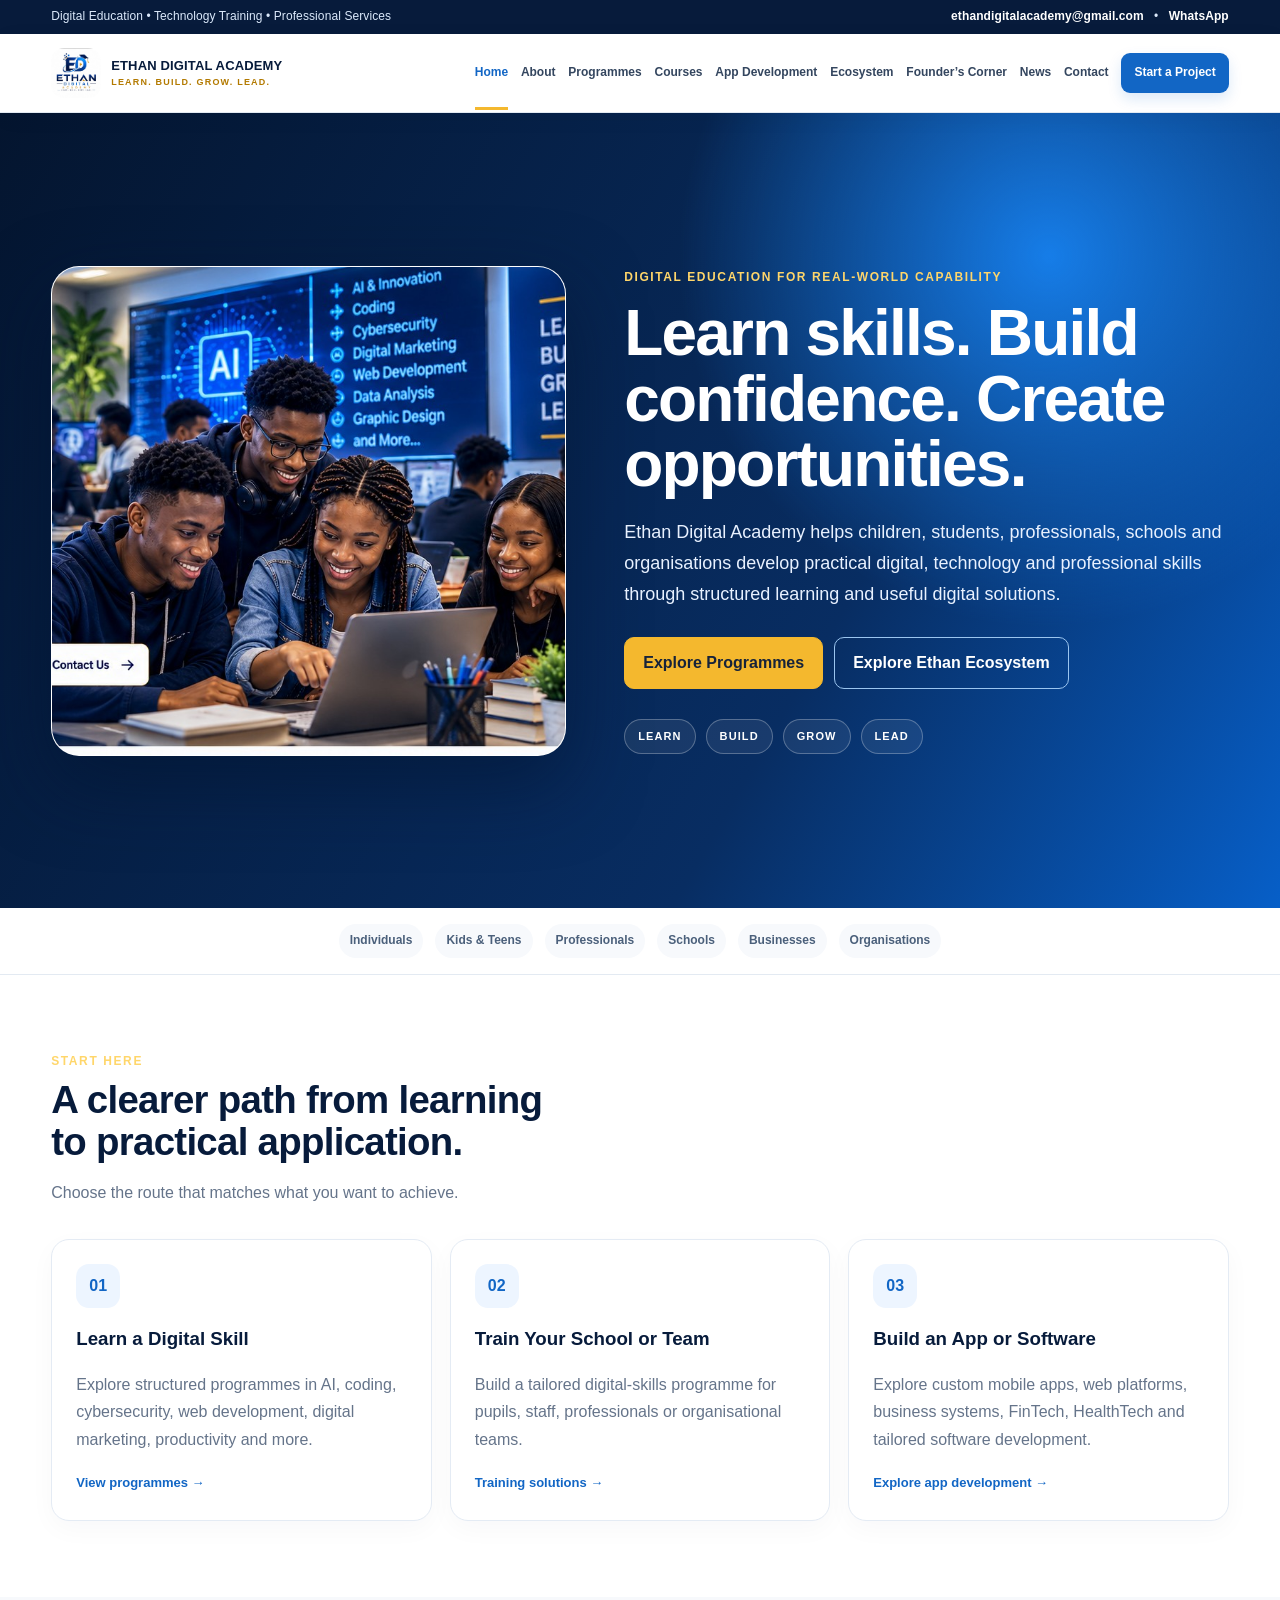
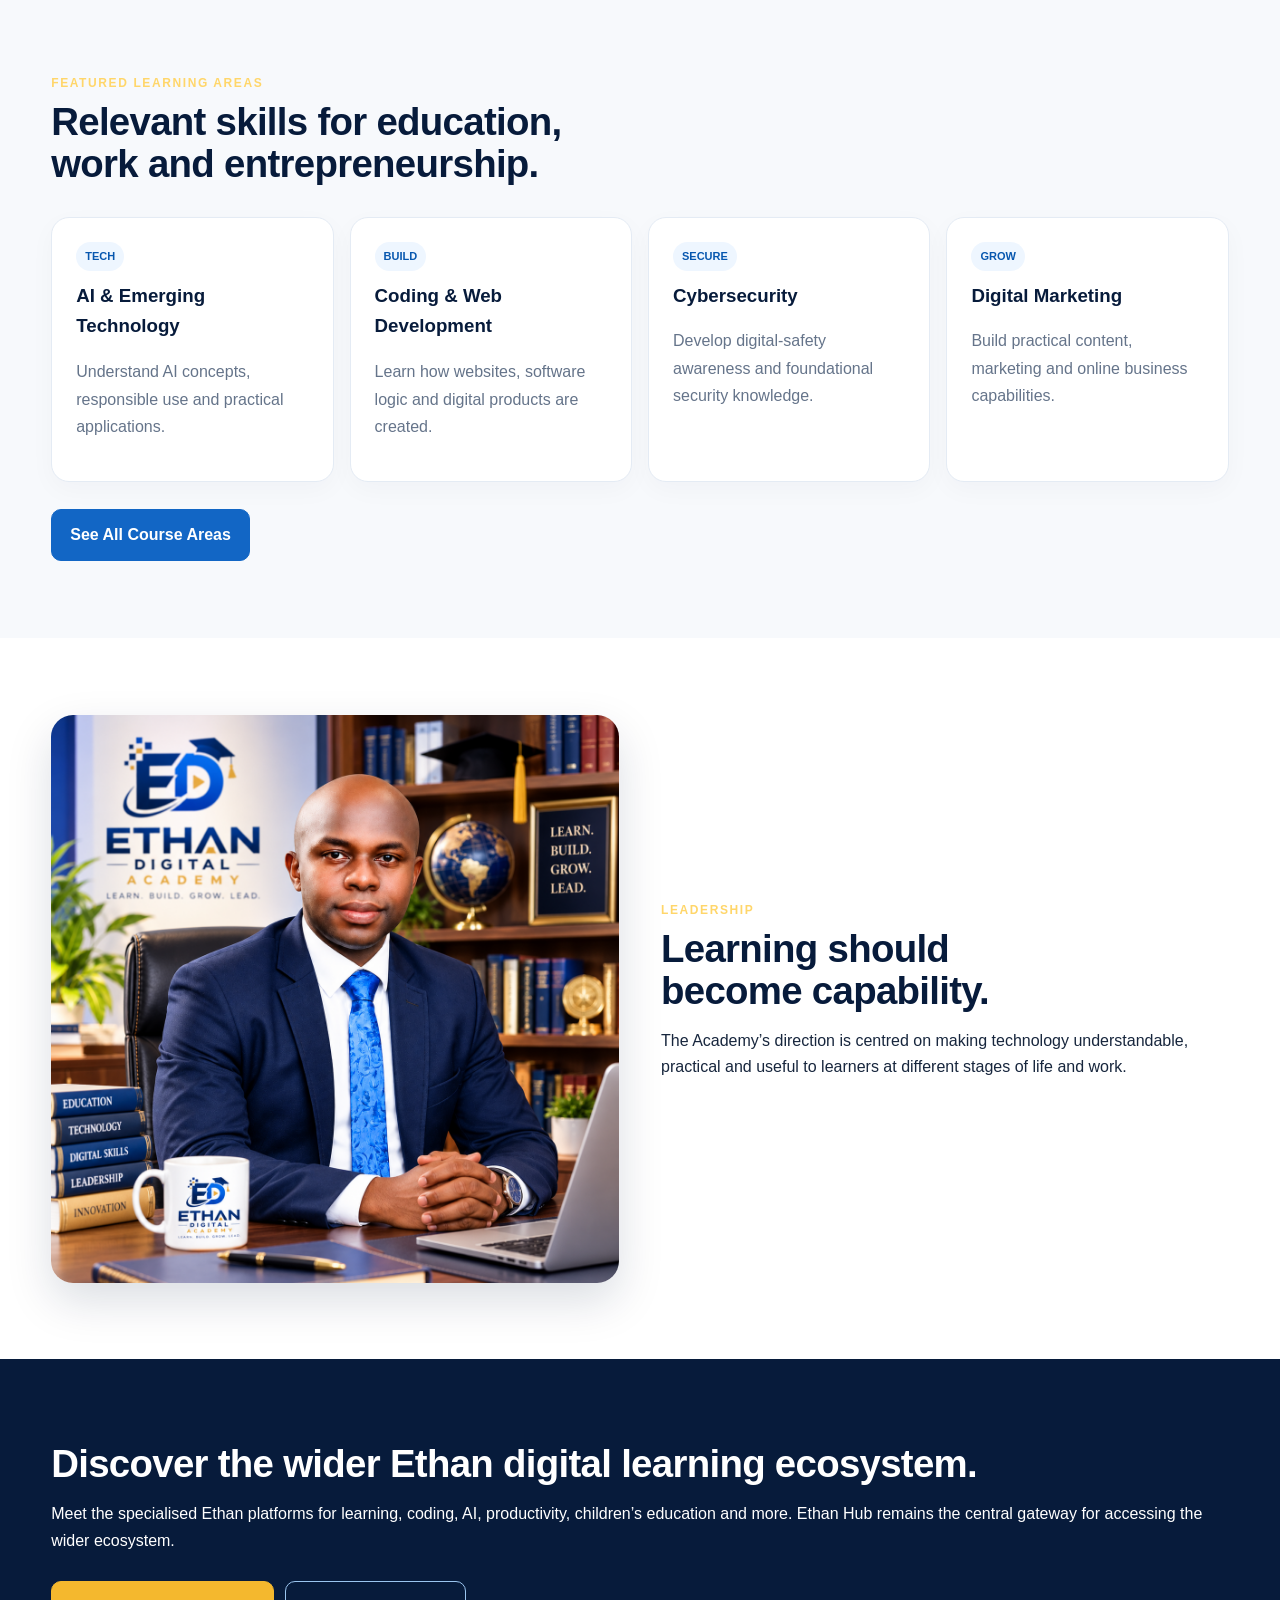
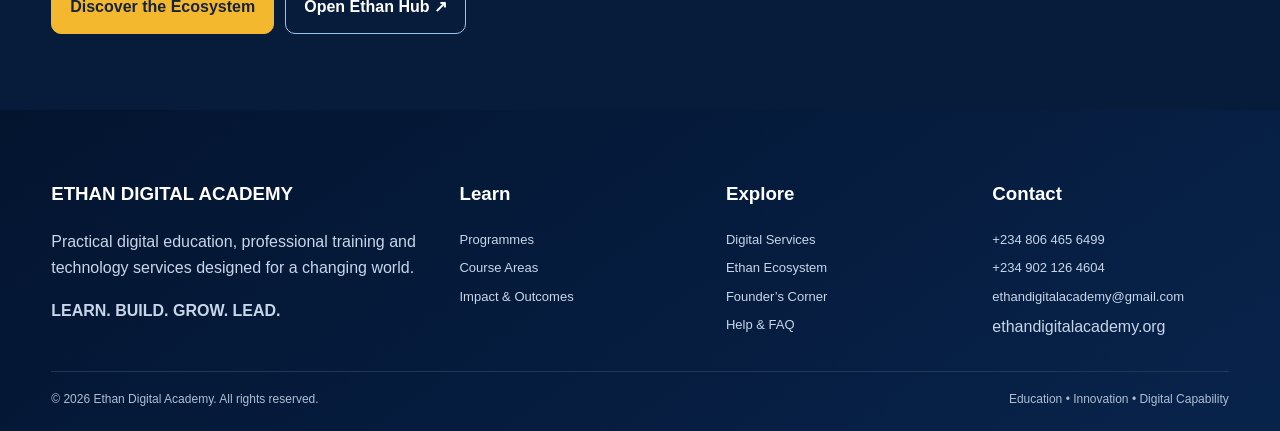
<file: index.html>
<!DOCTYPE html>
<html lang="en"><head><meta charset="utf-8"/><meta content="width=device-width,initial-scale=1" name="viewport"/><title>Ethan Digital Academy | Global Digital Skills &amp; Technology Training</title><meta name="description" content="Build future-ready skills with Ethan Digital Academy. Explore AI, coding, cybersecurity, ICT and professional technology training in Nigeria and worldwide."/><link rel="canonical" href="https://www.ethandigitalacademy.org/"/><meta property="og:title" content="Ethan Digital Academy | Global Digital Skills &amp; Technology Training"/><meta property="og:description" content="Build future-ready digital skills with Ethan Digital Academy. Explore AI, coding, cybersecurity, ICT and professional technology training for learners and organisations in Nigeria and worldwide."/><meta content="website" property="og:type"/><link href="assets/site.css" rel="stylesheet"/><meta name="robots" content="index,follow,max-image-preview:large,max-snippet:-1,max-video-preview:-1"/>
<meta property="og:url" content="https://www.ethandigitalacademy.org/"/>
<meta property="og:site_name" content="Ethan Digital Academy"/>
<meta property="og:locale" content="en_NG"/>
<meta property="og:image" content="https://www.ethandigitalacademy.org/assets/logo.jpeg"/>
<meta property="og:image:alt" content="Ethan Digital Academy logo"/>
<meta name="twitter:card" content="summary_large_image"/>
<meta name="twitter:title" content="Ethan Digital Academy | Global Digital Skills &amp; Technology Training"/>
<meta name="twitter:description" content="Build future-ready skills with Ethan Digital Academy. Explore AI, coding, cybersecurity, ICT and professional technology training in Nigeria and worldwide."/>
<meta name="twitter:image" content="https://www.ethandigitalacademy.org/assets/logo.jpeg"/>
<script type="application/ld+json">
{"@context":"https://schema.org","@graph":[{"@type":"EducationalOrganization","@id":"https://www.ethandigitalacademy.org/#organization","name":"Ethan Digital Academy","url":"https://www.ethandigitalacademy.org/","description":"Practical digital education, technology training and professional services for learners, schools, professionals and organisations.","logo":"https://www.ethandigitalacademy.org/assets/logo.jpeg","email":"ethandigitalacademy@gmail.com","telephone":["+2348064656499","+2349021264604"],"slogan":"LEARN. BUILD. GROW. LEAD.","areaServed":[{"@type":"Country","name":"Nigeria"},{"@type":"Country","name":"Ghana"},{"@type":"Country","name":"Kenya"},{"@type":"Country","name":"South Africa"},{"@type":"Country","name":"United Kingdom"},{"@type":"Country","name":"United States"},{"@type":"Country","name":"Canada"},{"@type":"Country","name":"Ireland"},{"@type":"Country","name":"Australia"}]},{"@type":"WebSite","@id":"https://www.ethandigitalacademy.org/#website","url":"https://www.ethandigitalacademy.org/","name":"Ethan Digital Academy","publisher":{"@id":"https://www.ethandigitalacademy.org/#organization"},"inLanguage":["en","en-NG"]}]}
</script>
</head><body><div class="topbar"><div class="container"><span>Digital Education • Technology Training • Professional Services</span><span><a href="mailto:ethandigitalacademy@gmail.com">ethandigitalacademy@gmail.com</a>   •   <a href="https://wa.me/2348064656499">WhatsApp</a></span></div></div><header><div class="container nav"><a class="brand" href="index.html"><img alt="Ethan Digital Academy logo" src="assets/logo.jpeg"/><b>ETHAN DIGITAL ACADEMY<span>LEARN. BUILD. GROW. LEAD.</span></b></a><button aria-expanded="false" aria-label="Open navigation" class="menu">☰</button><nav aria-label="Main navigation"><a href="index.html" class="active" aria-current="page">Home</a><a href="about.html">About</a><a href="programmes.html">Programmes</a><a href="courses.html">Courses</a><a href="app-development">App Development</a><a href="ecosystem.html">Ecosystem</a><a href="founders-corner.html">Founder’s Corner</a><a href="news.html">News</a><a href="contact.html">Contact</a><a class="nav-cta" href="contact.html#enquiry">Start a Project</a></nav></div></header><main><section class="hero"><div class="container"><div class="hero-photo"><img src="assets/hero-youth-digital-learning.jpg" alt="Young African digital learner working confidently on a laptop"/></div><div class="hero-copy"><div class="eyebrow">Digital education for real-world capability</div><h1>Learn skills. Build confidence. Create opportunities.</h1><p>Ethan Digital Academy helps children, students, professionals, schools and organisations develop practical digital, technology and professional skills through structured learning and useful digital solutions.</p><div class="buttons"><a class="btn" href="programmes.html">Explore Programmes</a><a class="btn alt" href="ecosystem.html">Explore Ethan Ecosystem</a></div><div class="hero-promise"><span>LEARN</span><span>BUILD</span><span>GROW</span><span>LEAD</span></div></div></div></section>
<div class="trust"><div class="container"><span>Individuals</span><span>Kids &amp; Teens</span><span>Professionals</span><span>Schools</span><span>Businesses</span><span>Organisations</span></div></div>
<section><div class="container"><div class="section-head"><div class="eyebrow">Start here</div><h2>A clearer path from learning to practical application.</h2><p>Choose the route that matches what you want to achieve.</p></div><div class="grid"><div class="card"><div class="icon">01</div><h3>Learn a Digital Skill</h3><p>Explore structured programmes in AI, coding, cybersecurity, web development, digital marketing, productivity and more.</p><a class="textlink" href="programmes.html">View programmes →</a></div><div class="card"><div class="icon">02</div><h3>Train Your School or Team</h3><p>Build a tailored digital-skills programme for pupils, staff, professionals or organisational teams.</p><a class="textlink" href="what-we-offer.html">Training solutions →</a></div><div class="card"><div class="icon">03</div><h3>Build an App or Software</h3><p>Explore custom mobile apps, web platforms, business systems, FinTech, HealthTech and tailored software development.</p><a class="textlink" href="app-development">Explore app development →</a></div></div></div></section>
<section class="soft"><div class="container"><div class="section-head"><div class="eyebrow">Featured learning areas</div><h2>Relevant skills for education, work and entrepreneurship.</h2></div><div class="grid4"><div class="card"><span class="tag">TECH</span><h3>AI &amp; Emerging Technology</h3><p>Understand AI concepts, responsible use and practical applications.</p></div><div class="card"><span class="tag">BUILD</span><h3>Coding &amp; Web Development</h3><p>Learn how websites, software logic and digital products are created.</p></div><div class="card"><span class="tag">SECURE</span><h3>Cybersecurity</h3><p>Develop digital-safety awareness and foundational security knowledge.</p></div><div class="card"><span class="tag">GROW</span><h3>Digital Marketing</h3><p>Build practical content, marketing and online business capabilities.</p></div></div><div class="buttons"><a class="btn blue" href="courses.html">See All Course Areas</a></div></div></section>
<section><div class="container twocol"><img alt="Founder of Ethan Digital Academy" class="founder" src="assets/founder.png"/><div><div class="eyebrow">Leadership</div><h2>Learning should become capability.</h2><p>The Academy’s direction is centred on making technology understandable, practical and useful to learners at different stages of life and work.</p></div></div></section>
<section class="band"><div class="container"><h2>Discover the wider Ethan digital learning ecosystem.</h2><p>Meet the specialised Ethan platforms for learning, coding, AI, productivity, children’s education and more. Ethan Hub remains the central gateway for accessing the wider ecosystem.</p><div class="buttons"><a class="btn" href="ecosystem.html">Discover the Ecosystem</a><a class="btn alt" href="https://hub.ethandigitalacademy.org" rel="noopener" target="_blank">Open Ethan Hub ↗</a></div></div></section></main><footer><div class="container"><div class="foot"><div><h3>ETHAN DIGITAL ACADEMY</h3><p>Practical digital education, professional training and technology services designed for a changing world.</p><b>LEARN. BUILD. GROW. LEAD.</b></div><div><h3>Learn</h3><a href="programmes.html">Programmes</a><a href="courses.html">Course Areas</a><a href="success.html">Impact &amp; Outcomes</a></div><div><h3>Explore</h3><a href="digital-services.html">Digital Services</a><a href="ecosystem.html">Ethan Ecosystem</a><a href="founders-corner.html">Founder’s Corner</a><a href="faq.html">Help &amp; FAQ</a></div><div><h3>Contact</h3><a href="https://wa.me/2348064656499">+234 806 465 6499</a><a href="https://wa.me/2349021264604">+234 902 126 4604</a><a href="mailto:ethandigitalacademy@gmail.com">ethandigitalacademy@gmail.com</a><span>ethandigitalacademy.org</span></div></div><div class="copyright"><span>© 2026 Ethan Digital Academy. All rights reserved.</span><span>Education • Innovation • Digital Capability</span></div></div></footer><script src="assets/site.js"></script>
<script async src="https://track.ethandigitalacademy.org/ethan-analytics.js" data-ethan-app="ethan-website" data-ethan-public-id="65af5b97-60c3-4473-9ea4-8ba1d8424a05"></script>
</body></html>
</file>
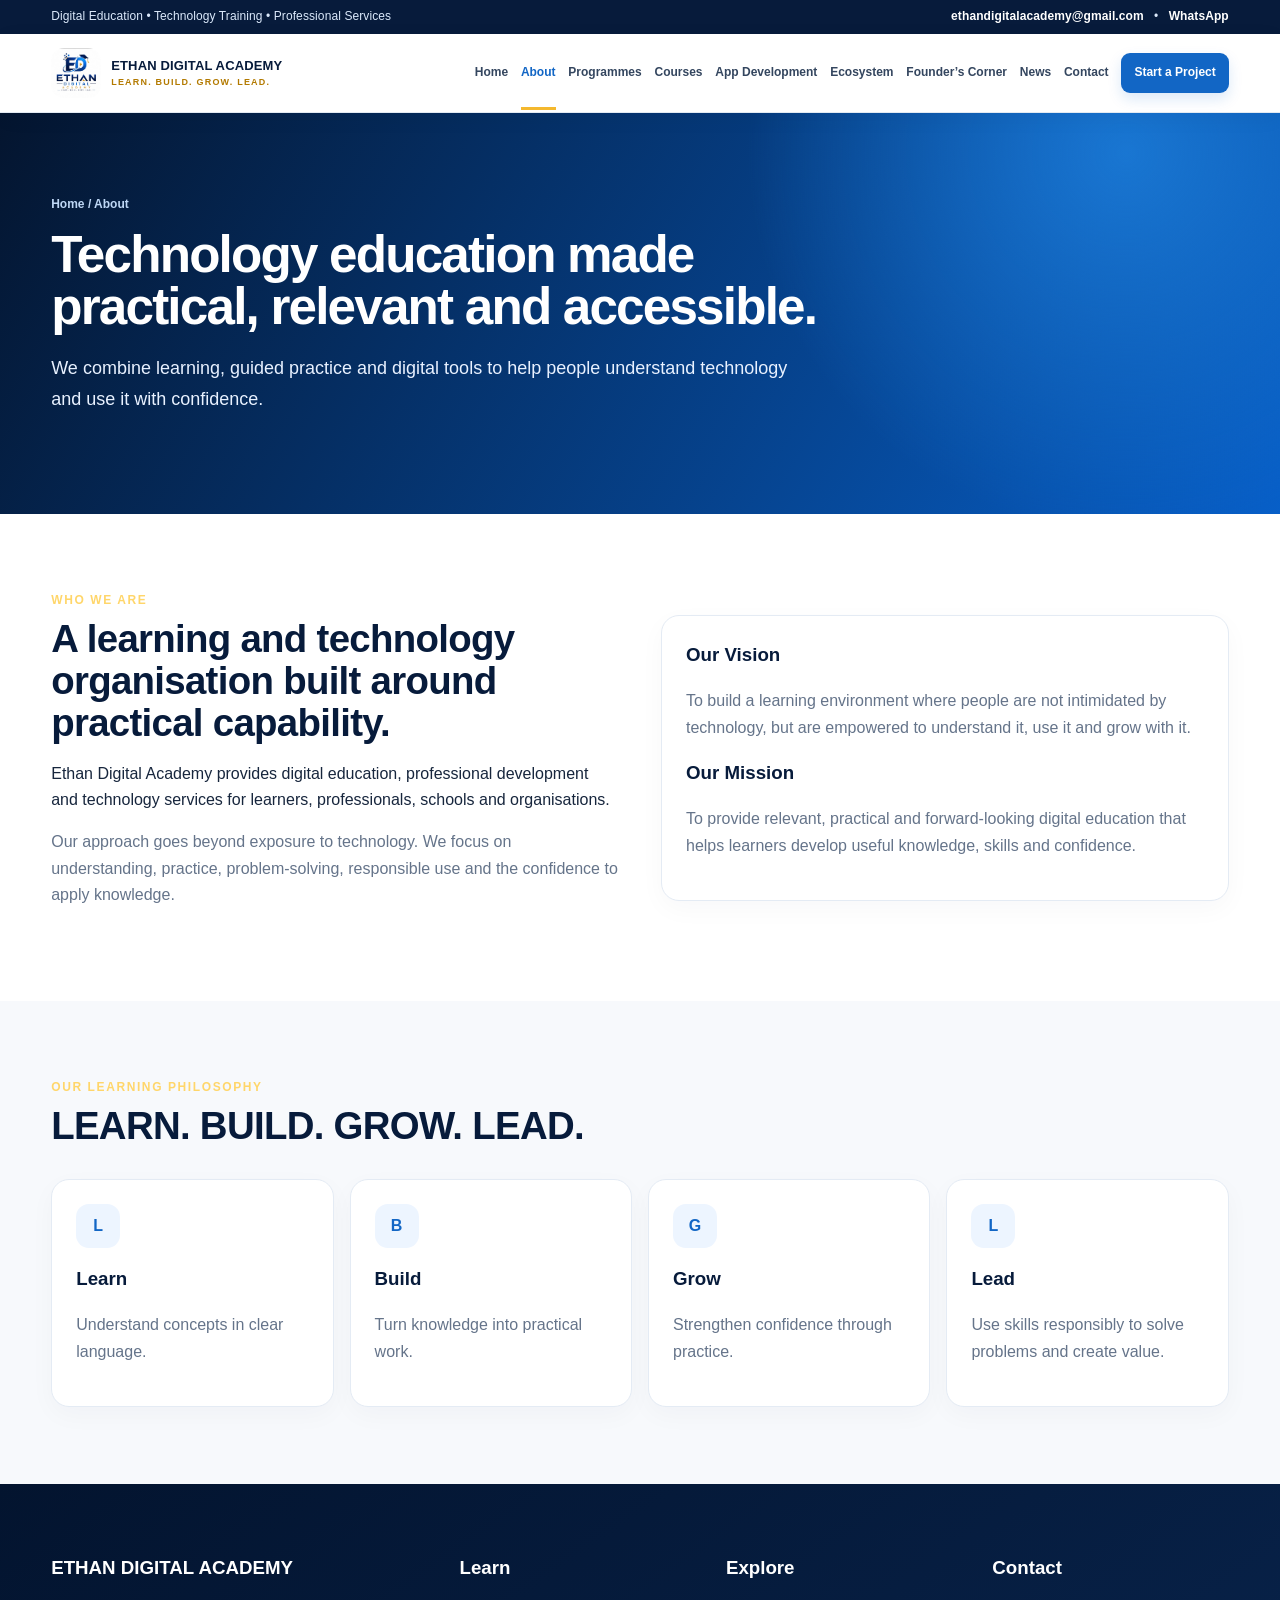
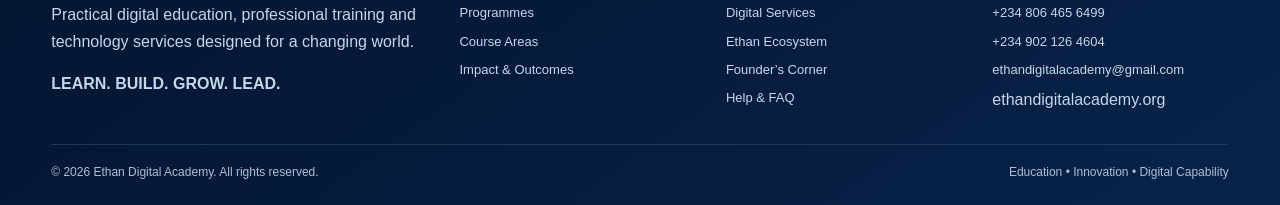
<file: about.html>
<!DOCTYPE html>
<html lang="en"><head><meta charset="utf-8"/><meta content="width=device-width,initial-scale=1" name="viewport"/><title>About Ethan Digital Academy | Digital Learning Worldwide</title><meta name="description" content="Discover Ethan Digital Academy’s mission to make practical digital education and technology skills accessible to learners, professionals, schools and organisations worldwide."/><link rel="canonical" href="https://www.ethandigitalacademy.org/about"/><meta property="og:title" content="About Ethan Digital Academy | Digital Learning Worldwide"/><meta property="og:description" content="Learn about Ethan Digital Academy, our mission, vision and commitment to practical digital education, innovation and technology skills for a global community."/><meta content="website" property="og:type"/><link href="assets/site.css" rel="stylesheet"/><meta name="robots" content="index,follow,max-image-preview:large,max-snippet:-1,max-video-preview:-1"/>
<meta property="og:url" content="https://www.ethandigitalacademy.org/about"/>
<meta property="og:site_name" content="Ethan Digital Academy"/>
<meta property="og:locale" content="en_NG"/>
<meta property="og:image" content="https://www.ethandigitalacademy.org/assets/logo.jpeg"/>
<meta property="og:image:alt" content="Ethan Digital Academy logo"/>
<meta name="twitter:card" content="summary_large_image"/>
<meta name="twitter:title" content="About Ethan Digital Academy | Digital Learning Worldwide"/>
<meta name="twitter:description" content="Discover Ethan Digital Academy’s mission to make practical digital education and technology skills accessible to learners, professionals, schools and organisations worldwide."/>
<meta name="twitter:image" content="https://www.ethandigitalacademy.org/assets/logo.jpeg"/>
</head><body><div class="topbar"><div class="container"><span>Digital Education • Technology Training • Professional Services</span><span><a href="mailto:ethandigitalacademy@gmail.com">ethandigitalacademy@gmail.com</a>   •   <a href="https://wa.me/2348064656499">WhatsApp</a></span></div></div><header><div class="container nav"><a class="brand" href="index.html"><img alt="Ethan Digital Academy logo" src="assets/logo.jpeg"/><b>ETHAN DIGITAL ACADEMY<span>LEARN. BUILD. GROW. LEAD.</span></b></a><button aria-expanded="false" aria-label="Open navigation" class="menu">☰</button><nav aria-label="Main navigation"><a href="index.html">Home</a><a href="about.html" class="active" aria-current="page">About</a><a href="programmes.html">Programmes</a><a href="courses.html">Courses</a><a href="app-development">App Development</a><a href="ecosystem.html">Ecosystem</a><a href="founders-corner.html">Founder’s Corner</a><a href="news.html">News</a><a href="contact.html">Contact</a><a class="nav-cta" href="contact.html#enquiry">Start a Project</a></nav></div></header><main><section class="pagehero"><div class="container"><div class="breadcrumb">Home / About</div><h1>Technology education made practical, relevant and accessible.</h1><p>We combine learning, guided practice and digital tools to help people understand technology and use it with confidence.</p></div></section><section><div class="container twocol"><div><div class="eyebrow">Who we are</div><h2>A learning and technology organisation built around practical capability.</h2><p>Ethan Digital Academy provides digital education, professional development and technology services for learners, professionals, schools and organisations.</p><p class="muted">Our approach goes beyond exposure to technology. We focus on understanding, practice, problem-solving, responsible use and the confidence to apply knowledge.</p></div><div class="card"><h3>Our Vision</h3><p>To build a learning environment where people are not intimidated by technology, but are empowered to understand it, use it and grow with it.</p><h3>Our Mission</h3><p>To provide relevant, practical and forward-looking digital education that helps learners develop useful knowledge, skills and confidence.</p></div></div></section><section class="soft"><div class="container"><div class="section-head"><div class="eyebrow">Our learning philosophy</div><h2>LEARN. BUILD. GROW. LEAD.</h2></div><div class="grid4"><div class="card"><div class="icon">L</div><h3>Learn</h3><p>Understand concepts in clear language.</p></div><div class="card"><div class="icon">B</div><h3>Build</h3><p>Turn knowledge into practical work.</p></div><div class="card"><div class="icon">G</div><h3>Grow</h3><p>Strengthen confidence through practice.</p></div><div class="card"><div class="icon">L</div><h3>Lead</h3><p>Use skills responsibly to solve problems and create value.</p></div></div></div></section></main><footer><div class="container"><div class="foot"><div><h3>ETHAN DIGITAL ACADEMY</h3><p>Practical digital education, professional training and technology services designed for a changing world.</p><b>LEARN. BUILD. GROW. LEAD.</b></div><div><h3>Learn</h3><a href="programmes.html">Programmes</a><a href="courses.html">Course Areas</a><a href="success.html">Impact &amp; Outcomes</a></div><div><h3>Explore</h3><a href="digital-services.html">Digital Services</a><a href="ecosystem.html">Ethan Ecosystem</a><a href="founders-corner.html">Founder’s Corner</a><a href="faq.html">Help &amp; FAQ</a></div><div><h3>Contact</h3><a href="https://wa.me/2348064656499">+234 806 465 6499</a><a href="https://wa.me/2349021264604">+234 902 126 4604</a><a href="mailto:ethandigitalacademy@gmail.com">ethandigitalacademy@gmail.com</a><span>ethandigitalacademy.org</span></div></div><div class="copyright"><span>© 2026 Ethan Digital Academy. All rights reserved.</span><span>Education • Innovation • Digital Capability</span></div></div></footer><script src="assets/site.js"></script></body></html>
</file>
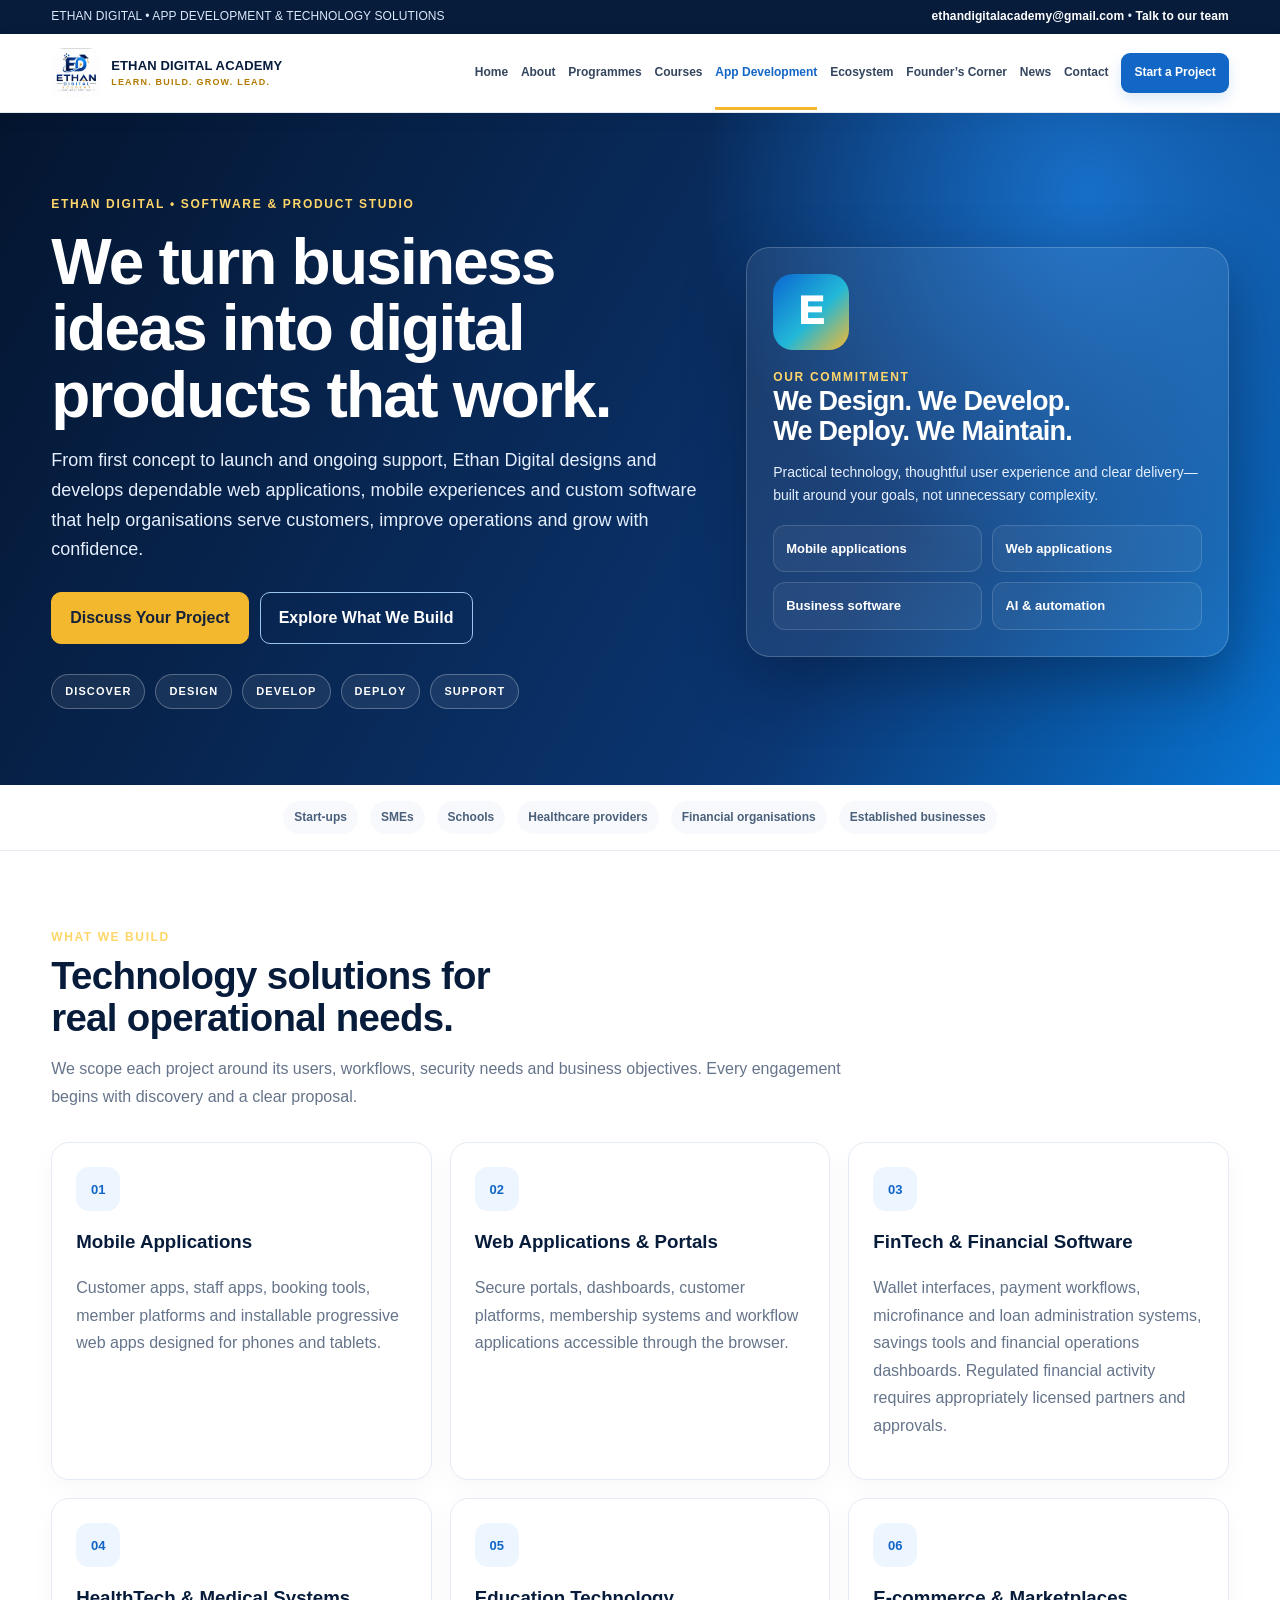
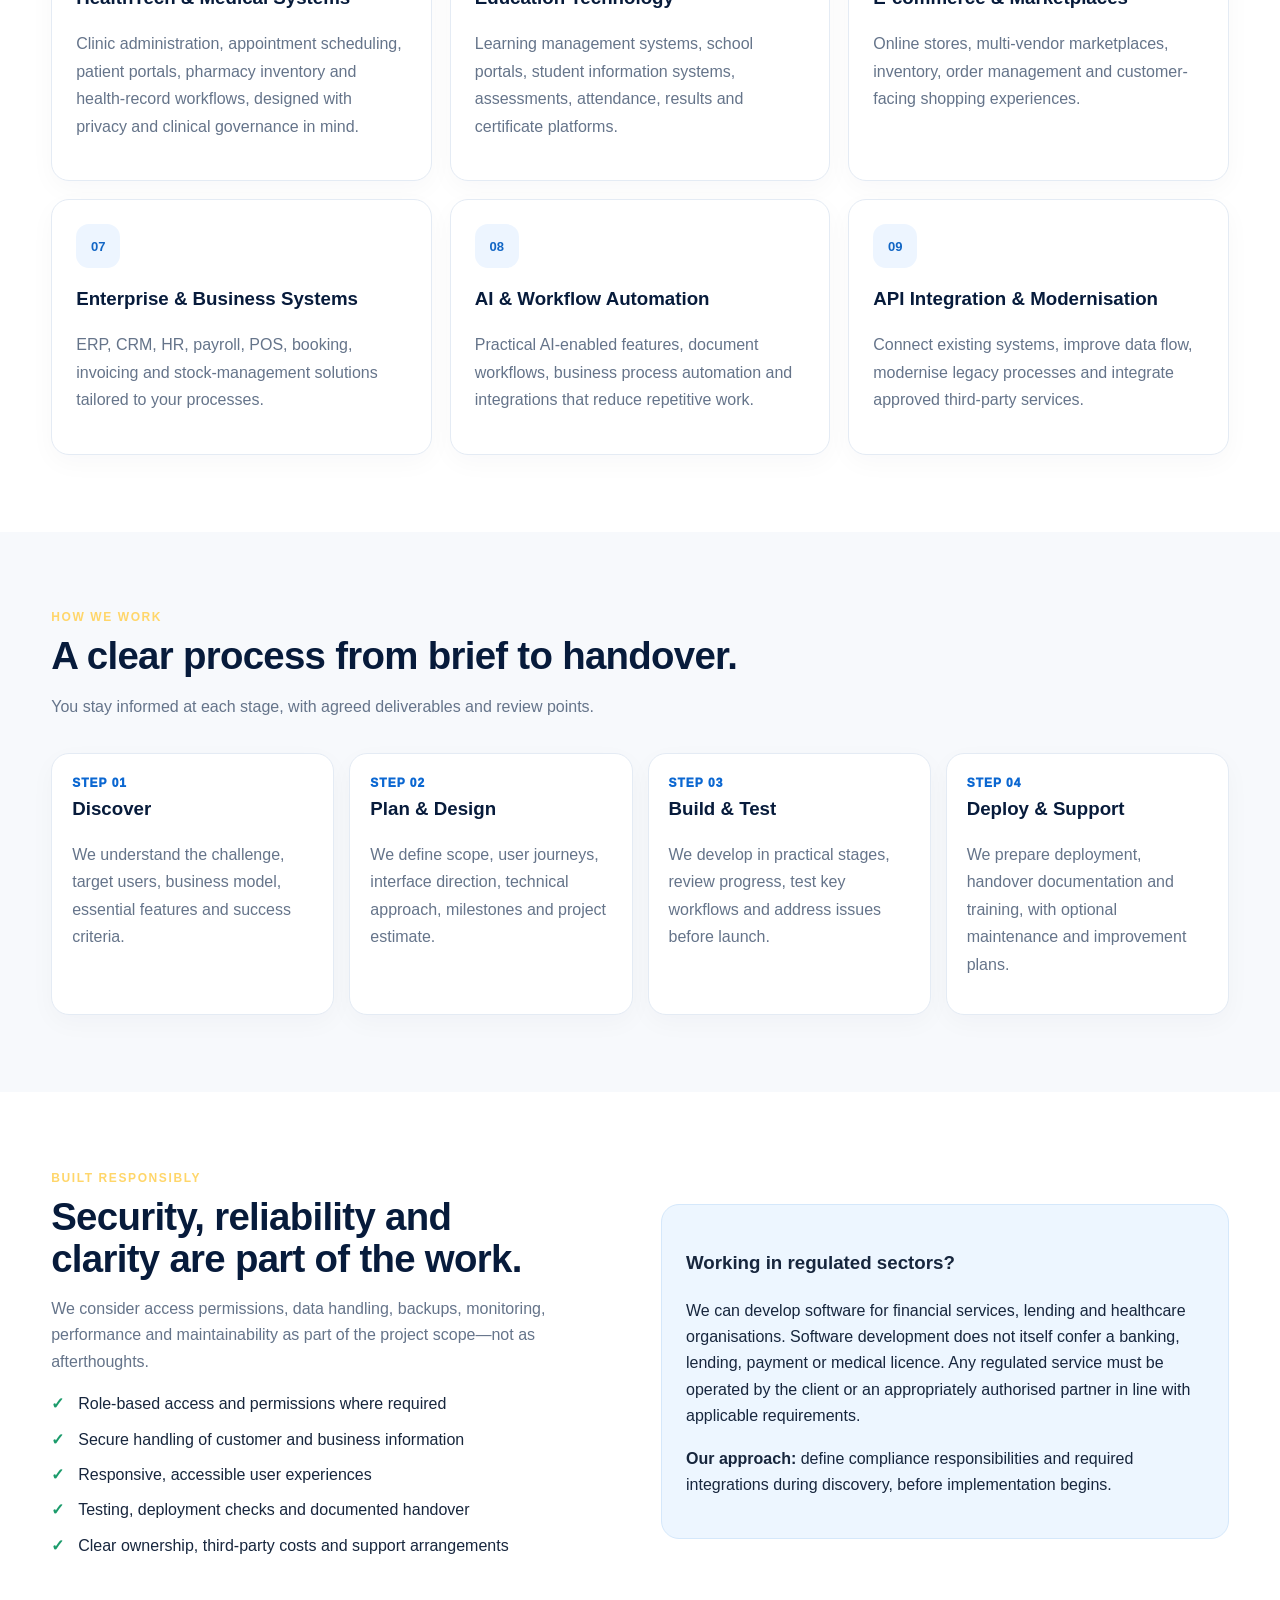
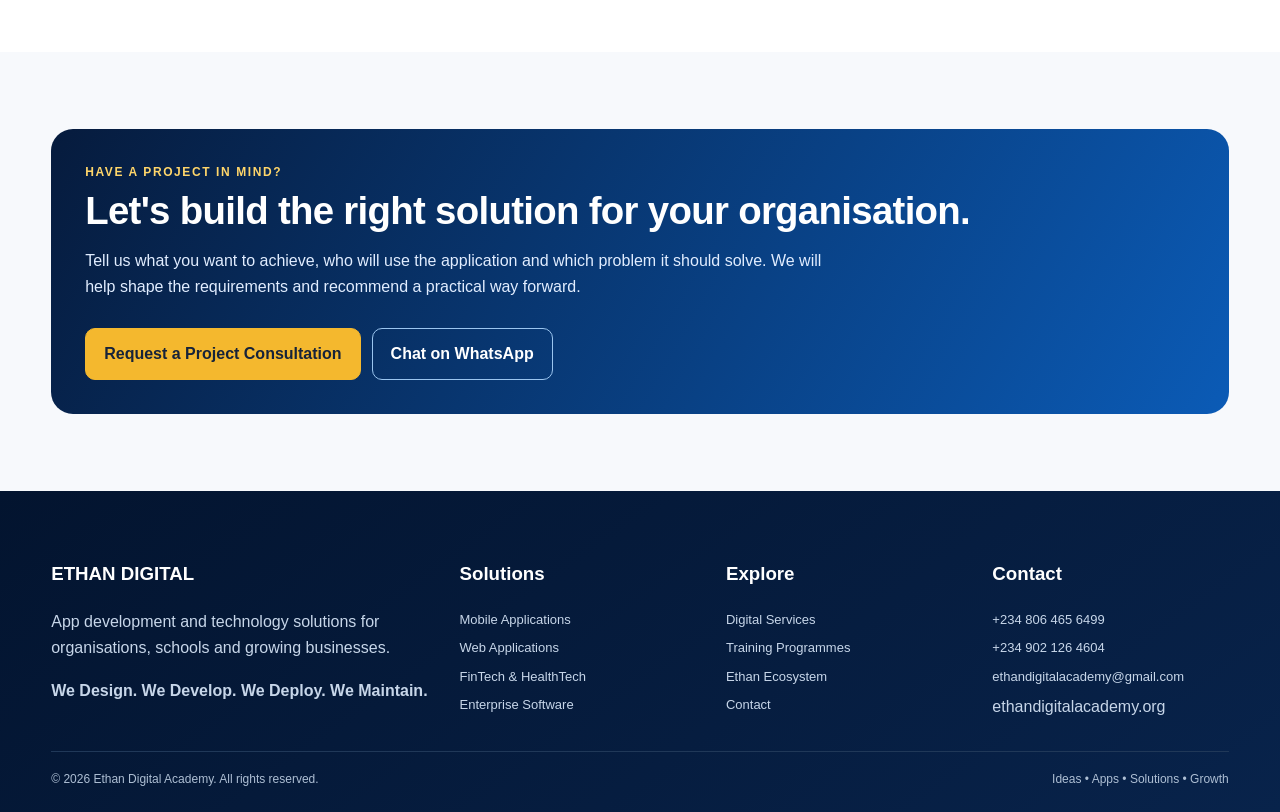
<file: app-development.html>
<!DOCTYPE html>
<html lang="en">
<head>
<meta charset="utf-8"/>
<meta name="viewport" content="width=device-width,initial-scale=1"/>
<title>App Development &amp; Custom Software | Clients Worldwide</title>
<meta name="description" content="Ethan Digital builds mobile apps, web applications and custom business software for organisations in Nigeria and worldwide, from product planning to deployment and support."/>
<link rel="canonical" href="https://www.ethandigitalacademy.org/app-development"/>
<meta property="og:title" content="App Development &amp; Custom Software | Clients Worldwide"/>
<meta property="og:description" content="Work with Ethan Digital to plan, build and launch mobile apps, web applications and custom business software for your organisation, in Nigeria or internationally."/>
<meta property="og:type" content="website"/>
<meta name="theme-color" content="#061b3d"/>
<link href="assets/site.css" rel="stylesheet"/>
<style>
.dev-hero{background:radial-gradient(circle at 85% 12%,#176fc8 0,transparent 31%),linear-gradient(120deg,#04152f,#0b3672 68%,#0874d1);color:#fff;padding:82px 0 76px}
.dev-hero .container{display:grid;grid-template-columns:1.15fr .85fr;gap:42px;align-items:center}
.dev-hero h1{font-size:clamp(40px,5vw,64px);line-height:1.04;letter-spacing:-1.8px;margin:14px 0}
.dev-hero p{font-size:18px;color:#e5efff;max-width:720px}
.dev-kicker{font-size:12px;letter-spacing:1.7px;font-weight:900;color:#ffd66a;text-transform:uppercase}
.dev-panel{background:#ffffff12;border:1px solid #ffffff32;border-radius:24px;padding:26px;box-shadow:0 24px 60px #00132e66}
.dev-mark{width:76px;height:76px;border-radius:20px;background:linear-gradient(135deg,#0b67d1,#22b8d8 55%,#f5b82e);display:grid;place-items:center;color:white;font-size:38px;font-weight:950;margin-bottom:18px}
.dev-panel h2{color:#fff;font-size:27px;margin:0 0 8px}.dev-panel p{font-size:14px}
.dev-points{display:grid;grid-template-columns:1fr 1fr;gap:10px;margin-top:18px}
.dev-point{border:1px solid #ffffff25;background:#ffffff0c;border-radius:12px;padding:12px;font-size:13px;font-weight:800}
.service-card{position:relative;overflow:hidden}.service-card .icon{font-size:13px}
.process-grid{display:grid;grid-template-columns:repeat(4,1fr);gap:15px}
.process-grid .card{padding:20px}
.process-num{font-size:12px;color:#0b67d1;font-weight:950;letter-spacing:1px}
.solution-note{background:#edf6ff;border:1px solid #d5e8fb;border-radius:18px;padding:24px}
.cta-panel{background:linear-gradient(120deg,#061b3d,#0b5bb6);border-radius:22px;padding:34px;color:#fff}
.cta-panel h2{color:#fff}.cta-panel p{color:#e1edff;max-width:760px}
@media(max-width:900px){.dev-hero .container{grid-template-columns:1fr}.dev-panel{max-width:600px}.process-grid{grid-template-columns:repeat(2,1fr)}}
@media(max-width:600px){.process-grid{grid-template-columns:1fr}.dev-hero{padding:58px 0}.dev-points{grid-template-columns:1fr 1fr}}
</style>
<meta name="robots" content="index,follow,max-image-preview:large,max-snippet:-1,max-video-preview:-1"/>
<meta property="og:url" content="https://www.ethandigitalacademy.org/app-development"/>
<meta property="og:site_name" content="Ethan Digital Academy"/>
<meta property="og:locale" content="en_NG"/>
<meta property="og:image" content="https://www.ethandigitalacademy.org/assets/logo.jpeg"/>
<meta property="og:image:alt" content="Ethan Digital Academy logo"/>
<meta name="twitter:card" content="summary_large_image"/>
<meta name="twitter:title" content="App Development &amp; Custom Software | Clients Worldwide"/>
<meta name="twitter:description" content="Ethan Digital builds mobile apps, web applications and custom business software for organisations in Nigeria and worldwide, from product planning to deployment and support."/>
<meta name="twitter:image" content="https://www.ethandigitalacademy.org/assets/logo.jpeg"/>
</head>
<body>
<div class="topbar"><div class="container"><span>ETHAN DIGITAL • APP DEVELOPMENT & TECHNOLOGY SOLUTIONS</span><span><a href="mailto:ethandigitalacademy@gmail.com">ethandigitalacademy@gmail.com</a> • <a href="https://wa.me/2348064656499">Talk to our team</a></span></div></div>
<header><div class="container nav"><a class="brand" href="index.html"><img alt="Ethan Digital Academy logo" src="assets/logo.jpeg"/><b>ETHAN DIGITAL ACADEMY<span>LEARN. BUILD. GROW. LEAD.</span></b></a><button aria-expanded="false" aria-label="Open navigation" class="menu">☰</button><nav aria-label="Main navigation"><a href="index.html">Home</a><a href="about.html">About</a><a href="programmes.html">Programmes</a><a href="courses.html">Courses</a><a href="app-development" class="active" aria-current="page">App Development</a><a href="ecosystem.html">Ecosystem</a><a href="founders-corner.html">Founder’s Corner</a><a href="news.html">News</a><a href="contact.html">Contact</a><a class="nav-cta" href="contact.html#enquiry">Start a Project</a></nav></div></header>
<main>
<section class="dev-hero"><div class="container"><div><div class="dev-kicker">Ethan Digital • Software & Product Studio</div><h1>We turn business ideas into digital products that work.</h1><p>From first concept to launch and ongoing support, Ethan Digital designs and develops dependable web applications, mobile experiences and custom software that help organisations serve customers, improve operations and grow with confidence.</p><div class="buttons"><a class="btn" href="contact.html#enquiry">Discuss Your Project</a><a class="btn alt" href="#solutions">Explore What We Build</a></div><div class="hero-promise"><span>DISCOVER</span><span>DESIGN</span><span>DEVELOP</span><span>DEPLOY</span><span>SUPPORT</span></div></div><div class="dev-panel"><div class="dev-mark">E</div><div class="dev-kicker">Our commitment</div><h2>We Design. We Develop. We Deploy. We Maintain.</h2><p>Practical technology, thoughtful user experience and clear delivery—built around your goals, not unnecessary complexity.</p><div class="dev-points"><div class="dev-point">Mobile applications</div><div class="dev-point">Web applications</div><div class="dev-point">Business software</div><div class="dev-point">AI & automation</div></div></div></div></section>
<div class="trust"><div class="container"><span>Start-ups</span><span>SMEs</span><span>Schools</span><span>Healthcare providers</span><span>Financial organisations</span><span>Established businesses</span></div></div>
<section id="solutions"><div class="container"><div class="section-head"><div class="eyebrow">What we build</div><h2>Technology solutions for real operational needs.</h2><p>We scope each project around its users, workflows, security needs and business objectives. Every engagement begins with discovery and a clear proposal.</p></div><div class="grid">
<div class="card service-card"><div class="icon">01</div><h3>Mobile Applications</h3><p>Customer apps, staff apps, booking tools, member platforms and installable progressive web apps designed for phones and tablets.</p></div>
<div class="card service-card"><div class="icon">02</div><h3>Web Applications & Portals</h3><p>Secure portals, dashboards, customer platforms, membership systems and workflow applications accessible through the browser.</p></div>
<div class="card service-card"><div class="icon">03</div><h3>FinTech & Financial Software</h3><p>Wallet interfaces, payment workflows, microfinance and loan administration systems, savings tools and financial operations dashboards. Regulated financial activity requires appropriately licensed partners and approvals.</p></div>
<div class="card service-card"><div class="icon">04</div><h3>HealthTech & Medical Systems</h3><p>Clinic administration, appointment scheduling, patient portals, pharmacy inventory and health-record workflows, designed with privacy and clinical governance in mind.</p></div>
<div class="card service-card"><div class="icon">05</div><h3>Education Technology</h3><p>Learning management systems, school portals, student information systems, assessments, attendance, results and certificate platforms.</p></div>
<div class="card service-card"><div class="icon">06</div><h3>E-commerce & Marketplaces</h3><p>Online stores, multi-vendor marketplaces, inventory, order management and customer-facing shopping experiences.</p></div>
<div class="card service-card"><div class="icon">07</div><h3>Enterprise & Business Systems</h3><p>ERP, CRM, HR, payroll, POS, booking, invoicing and stock-management solutions tailored to your processes.</p></div>
<div class="card service-card"><div class="icon">08</div><h3>AI & Workflow Automation</h3><p>Practical AI-enabled features, document workflows, business process automation and integrations that reduce repetitive work.</p></div>
<div class="card service-card"><div class="icon">09</div><h3>API Integration & Modernisation</h3><p>Connect existing systems, improve data flow, modernise legacy processes and integrate approved third-party services.</p></div>
</div></div></section>
<section class="soft"><div class="container"><div class="section-head"><div class="eyebrow">How we work</div><h2>A clear process from brief to handover.</h2><p>You stay informed at each stage, with agreed deliverables and review points.</p></div><div class="process-grid">
<div class="card"><div class="process-num">STEP 01</div><h3>Discover</h3><p>We understand the challenge, target users, business model, essential features and success criteria.</p></div>
<div class="card"><div class="process-num">STEP 02</div><h3>Plan & Design</h3><p>We define scope, user journeys, interface direction, technical approach, milestones and project estimate.</p></div>
<div class="card"><div class="process-num">STEP 03</div><h3>Build & Test</h3><p>We develop in practical stages, review progress, test key workflows and address issues before launch.</p></div>
<div class="card"><div class="process-num">STEP 04</div><h3>Deploy & Support</h3><p>We prepare deployment, handover documentation and training, with optional maintenance and improvement plans.</p></div>
</div></div></section>
<section><div class="container twocol"><div><div class="eyebrow">Built responsibly</div><h2>Security, reliability and clarity are part of the work.</h2><p class="muted">We consider access permissions, data handling, backups, monitoring, performance and maintainability as part of the project scope—not as afterthoughts.</p><ul class="checklist"><li>Role-based access and permissions where required</li><li>Secure handling of customer and business information</li><li>Responsive, accessible user experiences</li><li>Testing, deployment checks and documented handover</li><li>Clear ownership, third-party costs and support arrangements</li></ul></div><div class="solution-note"><h3>Working in regulated sectors?</h3><p>We can develop software for financial services, lending and healthcare organisations. Software development does not itself confer a banking, lending, payment or medical licence. Any regulated service must be operated by the client or an appropriately authorised partner in line with applicable requirements.</p><p><b>Our approach:</b> define compliance responsibilities and required integrations during discovery, before implementation begins.</p></div></div></section>
<section class="soft"><div class="container"><div class="cta-panel"><div class="eyebrow">Have a project in mind?</div><h2>Let's build the right solution for your organisation.</h2><p>Tell us what you want to achieve, who will use the application and which problem it should solve. We will help shape the requirements and recommend a practical way forward.</p><div class="buttons"><a class="btn" href="contact.html#enquiry">Request a Project Consultation</a><a class="btn alt" href="https://wa.me/2348064656499?text=Hello%20Ethan%20Digital%2C%20I%20would%20like%20to%20discuss%20an%20app%20development%20project." target="_blank" rel="noopener">Chat on WhatsApp</a></div></div></div></section>
</main>
<footer><div class="container"><div class="foot"><div><h3>ETHAN DIGITAL</h3><p>App development and technology solutions for organisations, schools and growing businesses.</p><b>We Design. We Develop. We Deploy. We Maintain.</b></div><div><h3>Solutions</h3><a href="#solutions">Mobile Applications</a><a href="#solutions">Web Applications</a><a href="#solutions">FinTech & HealthTech</a><a href="#solutions">Enterprise Software</a></div><div><h3>Explore</h3><a href="digital-services.html">Digital Services</a><a href="programmes.html">Training Programmes</a><a href="ecosystem.html">Ethan Ecosystem</a><a href="contact.html">Contact</a></div><div><h3>Contact</h3><a href="https://wa.me/2348064656499">+234 806 465 6499</a><a href="https://wa.me/2349021264604">+234 902 126 4604</a><a href="mailto:ethandigitalacademy@gmail.com">ethandigitalacademy@gmail.com</a><span>ethandigitalacademy.org</span></div></div><div class="copyright"><span>© 2026 Ethan Digital Academy. All rights reserved.</span><span>Ideas • Apps • Solutions • Growth</span></div></div></footer>
<script src="assets/site.js"></script>
<script async src="https://track.ethandigitalacademy.org/ethan-analytics.js" data-ethan-app="ethan-website-app-development" data-ethan-public-id="65af5b97-60c3-4473-9ea4-8ba1d8424a05"></script>
</body></html>
</file>
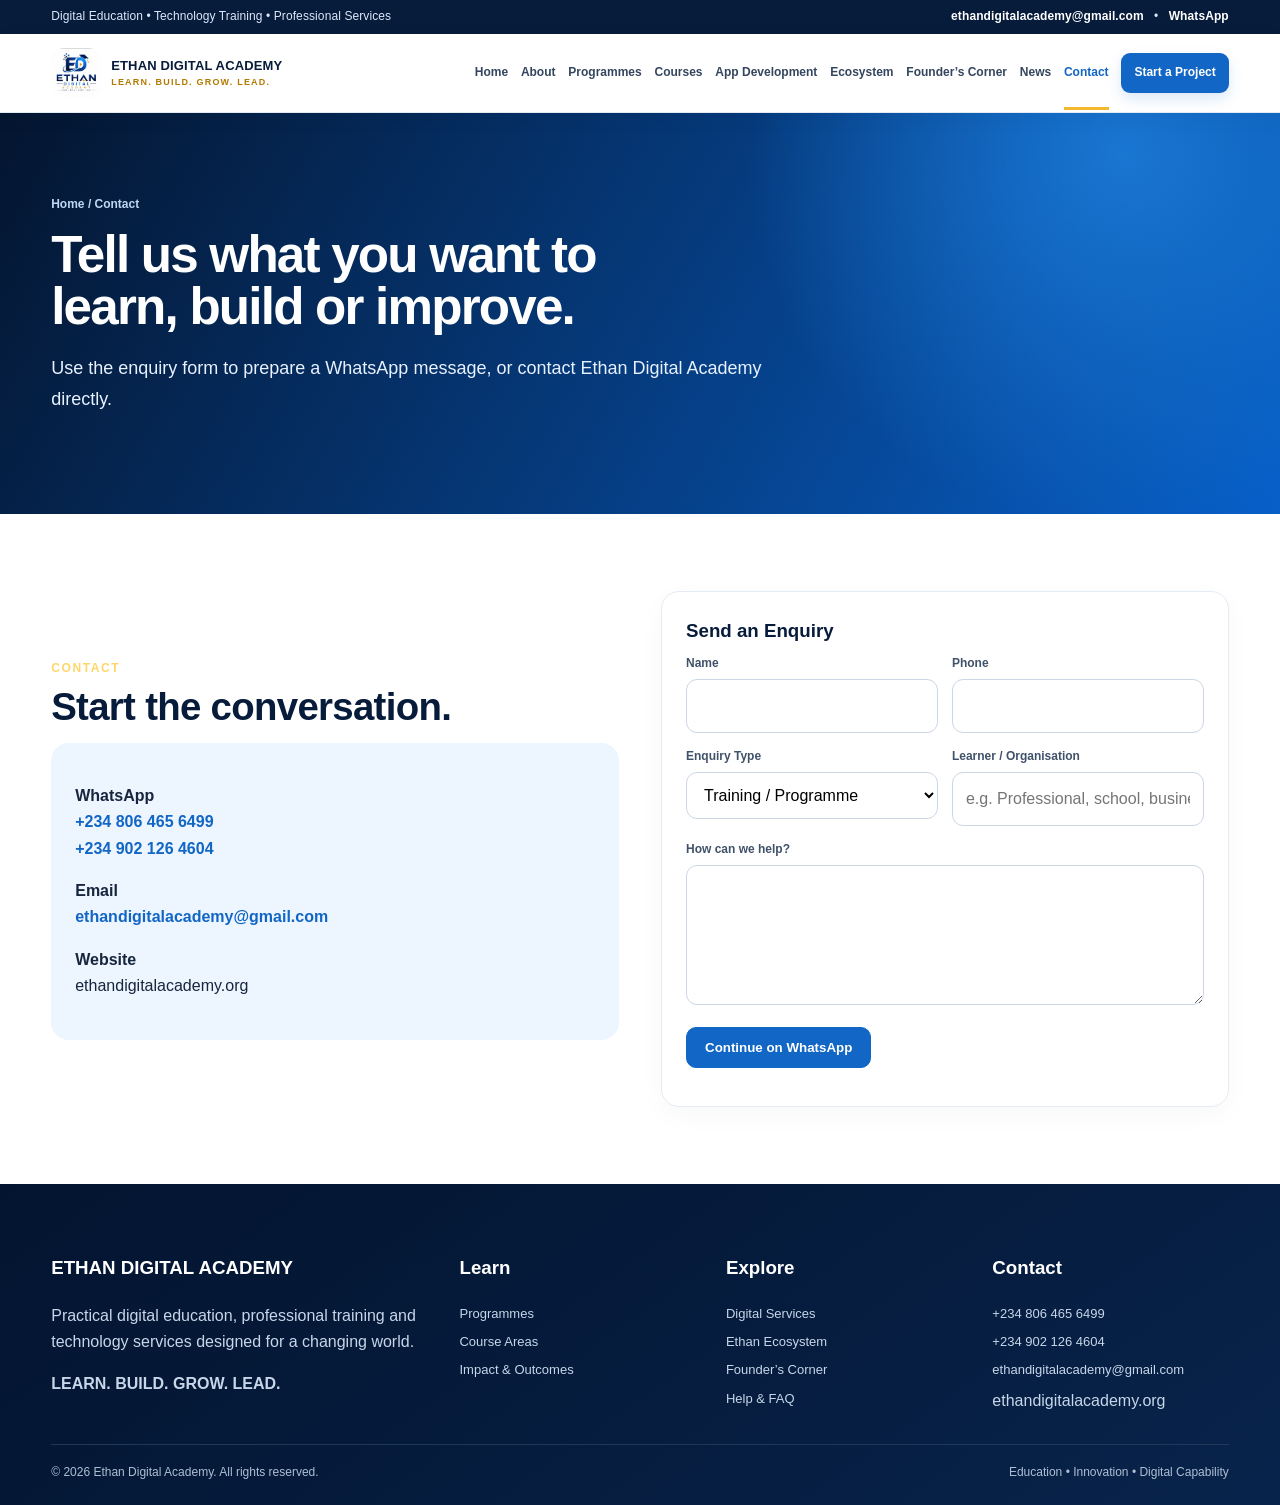
<file: contact.html>
<!DOCTYPE html>
<html lang="en"><head><meta charset="utf-8"/><meta content="width=device-width,initial-scale=1" name="viewport"/><title>Contact Ethan Digital Academy | Nigeria &amp; International Enquiries</title><meta name="description" content="Contact Ethan Digital Academy from Nigeria or anywhere in the world about digital training, school programmes, professional development, app development and technology services."/><link rel="canonical" href="https://www.ethandigitalacademy.org/contact"/><meta property="og:title" content="Contact Ethan Digital Academy | Nigeria &amp; International Enquiries"/><meta property="og:description" content="Get in touch about digital skills training, school programmes, professional development, app development and technology services. We welcome enquiries from Nigeria and internationally."/><meta content="website" property="og:type"/><link href="assets/site.css" rel="stylesheet"/><meta name="robots" content="index,follow,max-image-preview:large,max-snippet:-1,max-video-preview:-1"/>
<meta property="og:url" content="https://www.ethandigitalacademy.org/contact"/>
<meta property="og:site_name" content="Ethan Digital Academy"/>
<meta property="og:locale" content="en_NG"/>
<meta property="og:image" content="https://www.ethandigitalacademy.org/assets/logo.jpeg"/>
<meta property="og:image:alt" content="Ethan Digital Academy logo"/>
<meta name="twitter:card" content="summary_large_image"/>
<meta name="twitter:title" content="Contact Ethan Digital Academy | Nigeria &amp; International Enquiries"/>
<meta name="twitter:description" content="Contact Ethan Digital Academy from Nigeria or anywhere in the world about digital training, school programmes, professional development, app development and technology services."/>
<meta name="twitter:image" content="https://www.ethandigitalacademy.org/assets/logo.jpeg"/>
</head><body><div class="topbar"><div class="container"><span>Digital Education • Technology Training • Professional Services</span><span><a href="mailto:ethandigitalacademy@gmail.com">ethandigitalacademy@gmail.com</a>   •   <a href="https://wa.me/2348064656499">WhatsApp</a></span></div></div><header><div class="container nav"><a class="brand" href="index.html"><img alt="Ethan Digital Academy logo" src="assets/logo.jpeg"/><b>ETHAN DIGITAL ACADEMY<span>LEARN. BUILD. GROW. LEAD.</span></b></a><button aria-expanded="false" aria-label="Open navigation" class="menu">☰</button><nav aria-label="Main navigation"><a href="index.html">Home</a><a href="about.html">About</a><a href="programmes.html">Programmes</a><a href="courses.html">Courses</a><a href="app-development">App Development</a><a href="ecosystem.html">Ecosystem</a><a href="founders-corner.html">Founder’s Corner</a><a href="news.html">News</a><a href="contact.html" class="active" aria-current="page">Contact</a><a class="nav-cta" href="contact.html#enquiry">Start a Project</a></nav></div></header><main><section class="pagehero"><div class="container"><div class="breadcrumb">Home / Contact</div><h1>Tell us what you want to learn, build or improve.</h1><p>Use the enquiry form to prepare a WhatsApp message, or contact Ethan Digital Academy directly.</p></div></section><section id="enquiry"><div class="container twocol"><div><div class="eyebrow">Contact</div><h2>Start the conversation.</h2><div class="contactbox"><p><b>WhatsApp</b><br/><a href="https://wa.me/2348064656499">+234 806 465 6499</a><br/><a href="https://wa.me/2349021264604">+234 902 126 4604</a></p><p><b>Email</b><br/><a href="mailto:ethandigitalacademy@gmail.com">ethandigitalacademy@gmail.com</a></p><p><b>Website</b><br/>ethandigitalacademy.org</p></div></div><div class="card"><h3>Send an Enquiry</h3><form data-whatsapp=""><div><label for="name">Name</label><input id="name" name="name" required=""/></div><div><label for="phone">Phone</label><input id="phone" name="phone" required=""/></div><div><label for="type">Enquiry Type</label><select id="type" name="type"><option>Training / Programme</option><option>School / Organisation Training</option><option>App Development / Software Project</option><option>Digital Service</option><option>Ethan Ecosystem</option><option>General Enquiry</option></select></div><div><label for="audience">Learner / Organisation</label><input id="audience" name="audience" placeholder="e.g. Professional, school, business"/></div><div class="full"><label for="message">How can we help?</label><textarea id="message" name="message" required=""></textarea></div><div class="full"><button class="btn blue" type="submit">Continue on WhatsApp</button></div><div aria-live="polite" class="formmsg"></div></form></div></div></section></main><footer><div class="container"><div class="foot"><div><h3>ETHAN DIGITAL ACADEMY</h3><p>Practical digital education, professional training and technology services designed for a changing world.</p><b>LEARN. BUILD. GROW. LEAD.</b></div><div><h3>Learn</h3><a href="programmes.html">Programmes</a><a href="courses.html">Course Areas</a><a href="success.html">Impact &amp; Outcomes</a></div><div><h3>Explore</h3><a href="digital-services.html">Digital Services</a><a href="ecosystem.html">Ethan Ecosystem</a><a href="founders-corner.html">Founder’s Corner</a><a href="faq.html">Help &amp; FAQ</a></div><div><h3>Contact</h3><a href="https://wa.me/2348064656499">+234 806 465 6499</a><a href="https://wa.me/2349021264604">+234 902 126 4604</a><a href="mailto:ethandigitalacademy@gmail.com">ethandigitalacademy@gmail.com</a><span>ethandigitalacademy.org</span></div></div><div class="copyright"><span>© 2026 Ethan Digital Academy. All rights reserved.</span><span>Education • Innovation • Digital Capability</span></div></div></footer><script src="assets/site.js"></script></body></html>
</file>
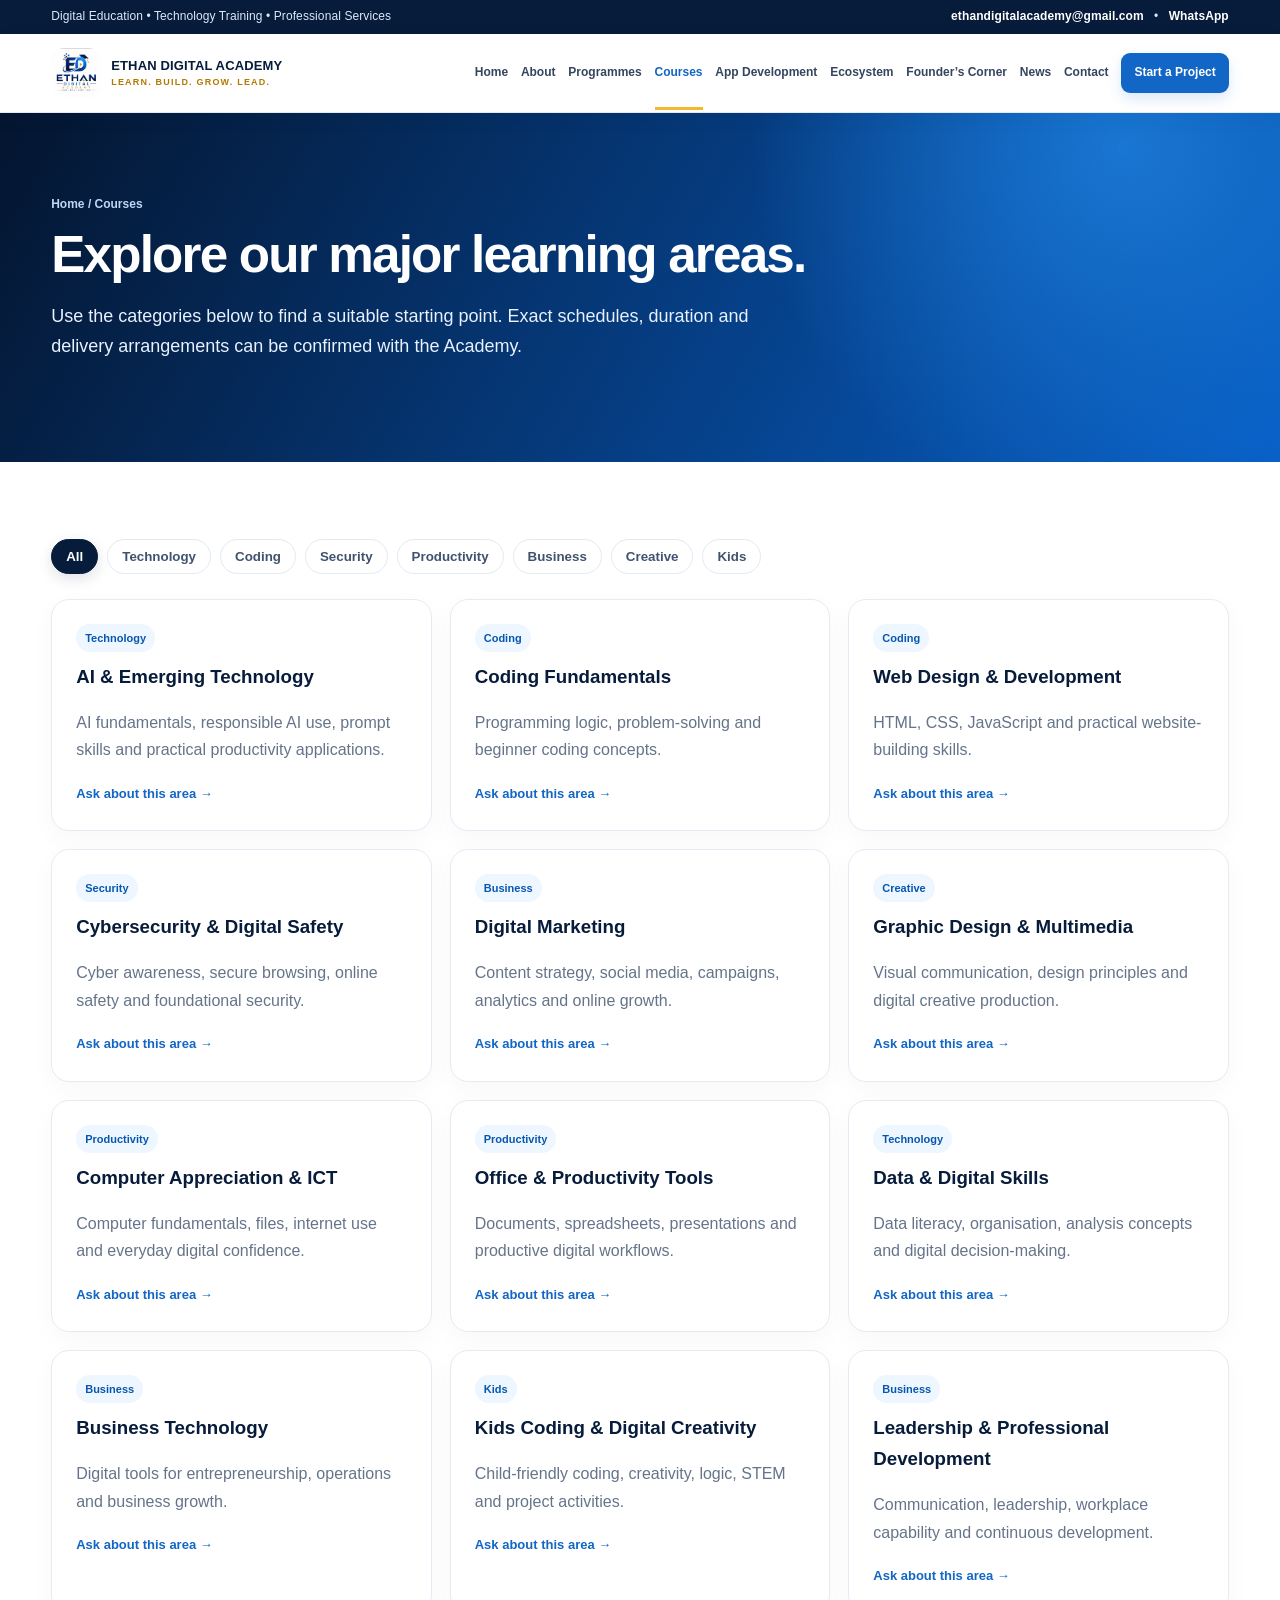
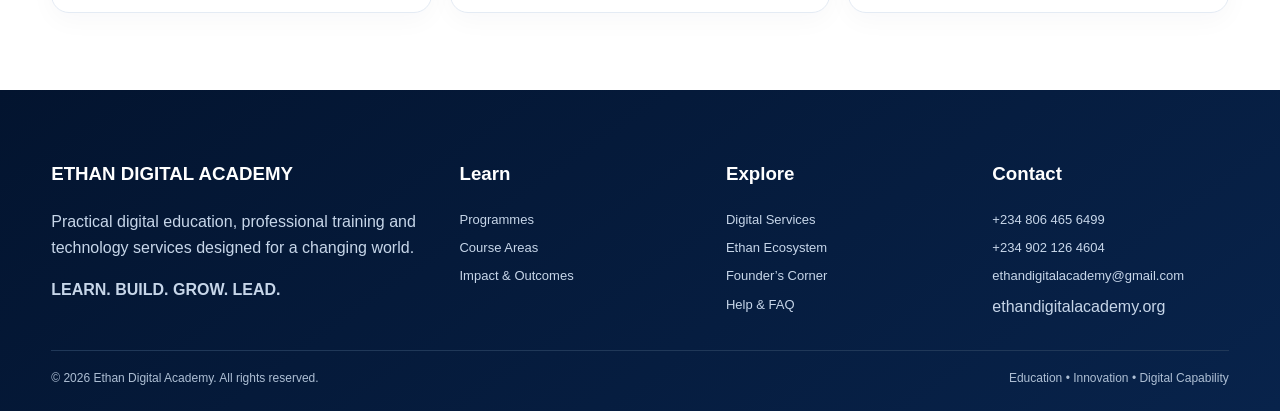
<file: courses.html>
<!DOCTYPE html>
<html lang="en"><head><meta charset="utf-8"/><meta content="width=device-width,initial-scale=1" name="viewport"/><title>Online Digital Skills Courses | AI, Coding, ICT &amp; Cybersecurity</title><meta name="description" content="Learn AI, coding, web development, cybersecurity, digital marketing and productivity skills through practical digital courses for learners in Nigeria and around the world."/><link rel="canonical" href="https://www.ethandigitalacademy.org/courses"/><meta property="og:title" content="Online Digital Skills Courses | AI, Coding, ICT &amp; Cybersecurity"/><meta property="og:description" content="Learn AI, coding, web development, cybersecurity, digital marketing and productivity skills through practical digital courses for learners in Nigeria and around the world."/><meta content="website" property="og:type"/><link href="assets/site.css" rel="stylesheet"/><meta name="robots" content="index,follow,max-image-preview:large,max-snippet:-1,max-video-preview:-1"/>
<meta property="og:url" content="https://www.ethandigitalacademy.org/courses"/>
<meta property="og:site_name" content="Ethan Digital Academy"/>
<meta property="og:locale" content="en_NG"/>
<meta property="og:image" content="https://www.ethandigitalacademy.org/assets/logo.jpeg"/>
<meta property="og:image:alt" content="Ethan Digital Academy logo"/>
<meta name="twitter:card" content="summary_large_image"/>
<meta name="twitter:title" content="Online Digital Skills Courses | AI, Coding, ICT &amp; Cybersecurity"/>
<meta name="twitter:description" content="Learn AI, coding, web development, cybersecurity, digital marketing and productivity skills through practical digital courses for learners in Nigeria and around the world."/>
<meta name="twitter:image" content="https://www.ethandigitalacademy.org/assets/logo.jpeg"/>
</head><body><div class="topbar"><div class="container"><span>Digital Education • Technology Training • Professional Services</span><span><a href="mailto:ethandigitalacademy@gmail.com">ethandigitalacademy@gmail.com</a>   •   <a href="https://wa.me/2348064656499">WhatsApp</a></span></div></div><header><div class="container nav"><a class="brand" href="index.html"><img alt="Ethan Digital Academy logo" src="assets/logo.jpeg"/><b>ETHAN DIGITAL ACADEMY<span>LEARN. BUILD. GROW. LEAD.</span></b></a><button aria-expanded="false" aria-label="Open navigation" class="menu">☰</button><nav aria-label="Main navigation"><a href="index.html">Home</a><a href="about.html">About</a><a href="programmes.html">Programmes</a><a href="courses.html" class="active" aria-current="page">Courses</a><a href="app-development">App Development</a><a href="ecosystem.html">Ecosystem</a><a href="founders-corner.html">Founder’s Corner</a><a href="news.html">News</a><a href="contact.html">Contact</a><a class="nav-cta" href="contact.html#enquiry">Start a Project</a></nav></div></header><main><section class="pagehero"><div class="container"><div class="breadcrumb">Home / Courses</div><h1>Explore our major learning areas.</h1><p>Use the categories below to find a suitable starting point. Exact schedules, duration and delivery arrangements can be confirmed with the Academy.</p></div></section><section><div class="container"><div class="coursebar"><button class="active" data-filter="All">All</button><button data-filter="Technology">Technology</button><button data-filter="Coding">Coding</button><button data-filter="Security">Security</button><button data-filter="Productivity">Productivity</button><button data-filter="Business">Business</button><button data-filter="Creative">Creative</button><button data-filter="Kids">Kids</button></div><div class="grid"><div class="card course" data-cat="Technology"><span class="tag">Technology</span><h3>AI &amp; Emerging Technology</h3><p>AI fundamentals, responsible AI use, prompt skills and practical productivity applications.</p><a class="textlink" href="contact.html#enquiry">Ask about this area →</a></div><div class="card course" data-cat="Coding"><span class="tag">Coding</span><h3>Coding Fundamentals</h3><p>Programming logic, problem-solving and beginner coding concepts.</p><a class="textlink" href="contact.html#enquiry">Ask about this area →</a></div><div class="card course" data-cat="Coding"><span class="tag">Coding</span><h3>Web Design &amp; Development</h3><p>HTML, CSS, JavaScript and practical website-building skills.</p><a class="textlink" href="contact.html#enquiry">Ask about this area →</a></div><div class="card course" data-cat="Security"><span class="tag">Security</span><h3>Cybersecurity &amp; Digital Safety</h3><p>Cyber awareness, secure browsing, online safety and foundational security.</p><a class="textlink" href="contact.html#enquiry">Ask about this area →</a></div><div class="card course" data-cat="Business"><span class="tag">Business</span><h3>Digital Marketing</h3><p>Content strategy, social media, campaigns, analytics and online growth.</p><a class="textlink" href="contact.html#enquiry">Ask about this area →</a></div><div class="card course" data-cat="Creative"><span class="tag">Creative</span><h3>Graphic Design &amp; Multimedia</h3><p>Visual communication, design principles and digital creative production.</p><a class="textlink" href="contact.html#enquiry">Ask about this area →</a></div><div class="card course" data-cat="Productivity"><span class="tag">Productivity</span><h3>Computer Appreciation &amp; ICT</h3><p>Computer fundamentals, files, internet use and everyday digital confidence.</p><a class="textlink" href="contact.html#enquiry">Ask about this area →</a></div><div class="card course" data-cat="Productivity"><span class="tag">Productivity</span><h3>Office &amp; Productivity Tools</h3><p>Documents, spreadsheets, presentations and productive digital workflows.</p><a class="textlink" href="contact.html#enquiry">Ask about this area →</a></div><div class="card course" data-cat="Technology"><span class="tag">Technology</span><h3>Data &amp; Digital Skills</h3><p>Data literacy, organisation, analysis concepts and digital decision-making.</p><a class="textlink" href="contact.html#enquiry">Ask about this area →</a></div><div class="card course" data-cat="Business"><span class="tag">Business</span><h3>Business Technology</h3><p>Digital tools for entrepreneurship, operations and business growth.</p><a class="textlink" href="contact.html#enquiry">Ask about this area →</a></div><div class="card course" data-cat="Kids"><span class="tag">Kids</span><h3>Kids Coding &amp; Digital Creativity</h3><p>Child-friendly coding, creativity, logic, STEM and project activities.</p><a class="textlink" href="contact.html#enquiry">Ask about this area →</a></div><div class="card course" data-cat="Business"><span class="tag">Business</span><h3>Leadership &amp; Professional Development</h3><p>Communication, leadership, workplace capability and continuous development.</p><a class="textlink" href="contact.html#enquiry">Ask about this area →</a></div></div></div></section></main><footer><div class="container"><div class="foot"><div><h3>ETHAN DIGITAL ACADEMY</h3><p>Practical digital education, professional training and technology services designed for a changing world.</p><b>LEARN. BUILD. GROW. LEAD.</b></div><div><h3>Learn</h3><a href="programmes.html">Programmes</a><a href="courses.html">Course Areas</a><a href="success.html">Impact &amp; Outcomes</a></div><div><h3>Explore</h3><a href="digital-services.html">Digital Services</a><a href="ecosystem.html">Ethan Ecosystem</a><a href="founders-corner.html">Founder’s Corner</a><a href="faq.html">Help &amp; FAQ</a></div><div><h3>Contact</h3><a href="https://wa.me/2348064656499">+234 806 465 6499</a><a href="https://wa.me/2349021264604">+234 902 126 4604</a><a href="mailto:ethandigitalacademy@gmail.com">ethandigitalacademy@gmail.com</a><span>ethandigitalacademy.org</span></div></div><div class="copyright"><span>© 2026 Ethan Digital Academy. All rights reserved.</span><span>Education • Innovation • Digital Capability</span></div></div></footer><script src="assets/site.js"></script></body></html>
</file>
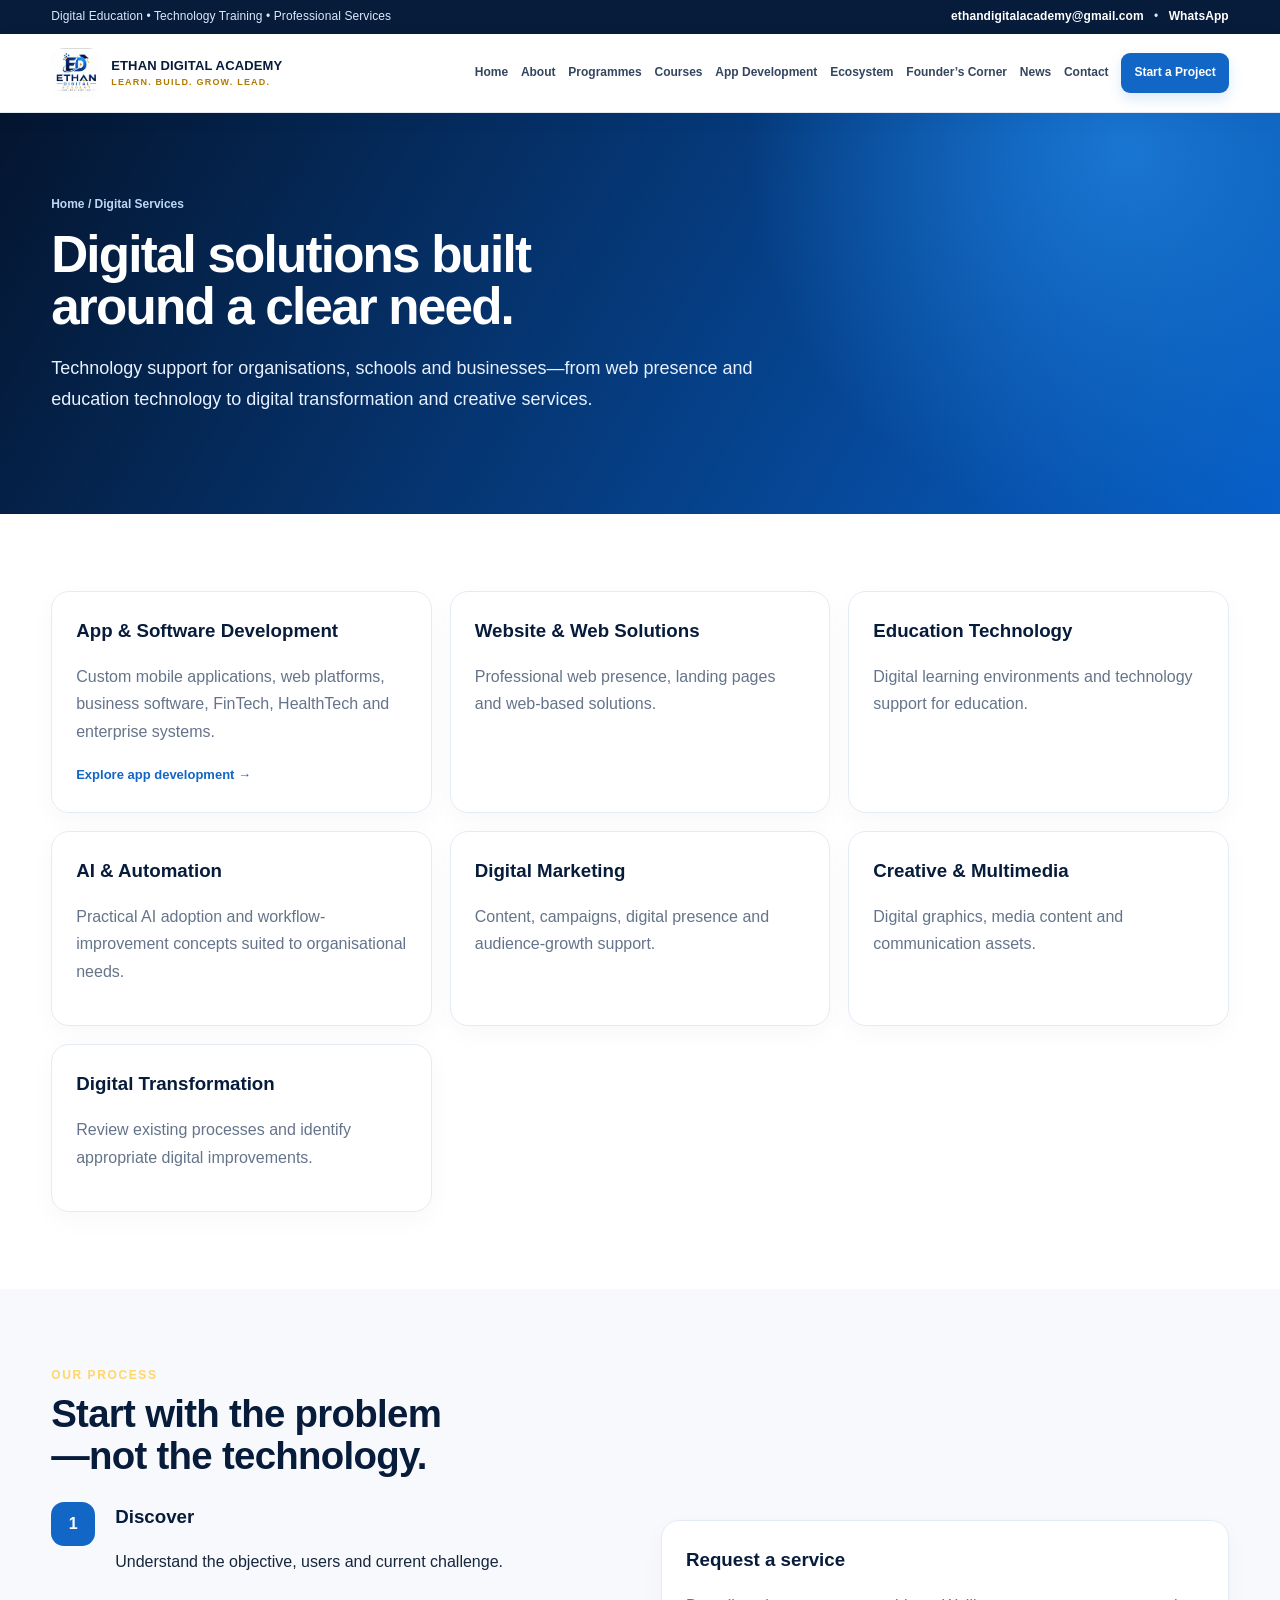
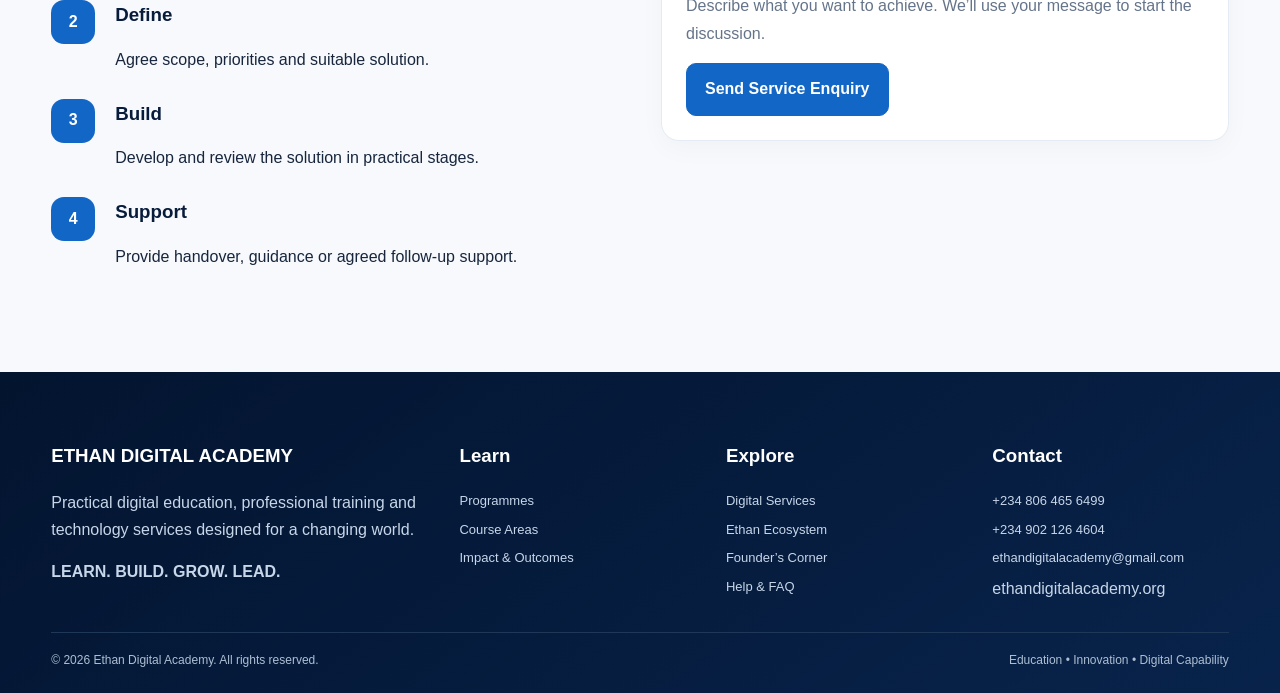
<file: digital-services.html>
<!DOCTYPE html>
<html lang="en"><head><meta charset="utf-8"/><meta content="width=device-width,initial-scale=1" name="viewport"/><title>Digital Services &amp; Technology Solutions | Global Clients</title><meta name="description" content="Explore website development, education technology, AI solutions, digital marketing and digital transformation services for organisations in Nigeria and worldwide."/><link rel="canonical" href="https://www.ethandigitalacademy.org/digital-services"/><meta property="og:title" content="Digital Services &amp; Technology Solutions | Global Clients"/><meta property="og:description" content="Discover website development, education technology, AI solutions, digital marketing, creative services and digital transformation support."/><meta content="website" property="og:type"/><link href="assets/site.css" rel="stylesheet"/><meta name="robots" content="index,follow,max-image-preview:large,max-snippet:-1,max-video-preview:-1"/>
<meta property="og:url" content="https://www.ethandigitalacademy.org/digital-services"/>
<meta property="og:site_name" content="Ethan Digital Academy"/>
<meta property="og:locale" content="en_NG"/>
<meta property="og:image" content="https://www.ethandigitalacademy.org/assets/logo.jpeg"/>
<meta property="og:image:alt" content="Ethan Digital Academy logo"/>
<meta name="twitter:card" content="summary_large_image"/>
<meta name="twitter:title" content="Digital Services &amp; Technology Solutions | Global Clients"/>
<meta name="twitter:description" content="Explore website development, education technology, AI solutions, digital marketing and digital transformation services for organisations in Nigeria and worldwide."/>
<meta name="twitter:image" content="https://www.ethandigitalacademy.org/assets/logo.jpeg"/>
</head><body><div class="topbar"><div class="container"><span>Digital Education • Technology Training • Professional Services</span><span><a href="mailto:ethandigitalacademy@gmail.com">ethandigitalacademy@gmail.com</a>   •   <a href="https://wa.me/2348064656499">WhatsApp</a></span></div></div><header><div class="container nav"><a class="brand" href="index.html"><img alt="Ethan Digital Academy logo" src="assets/logo.jpeg"/><b>ETHAN DIGITAL ACADEMY<span>LEARN. BUILD. GROW. LEAD.</span></b></a><button aria-expanded="false" aria-label="Open navigation" class="menu">☰</button><nav aria-label="Main navigation"><a href="index.html">Home</a><a href="about.html">About</a><a href="programmes.html">Programmes</a><a href="courses.html">Courses</a><a href="app-development">App Development</a><a href="ecosystem.html">Ecosystem</a><a href="founders-corner.html">Founder’s Corner</a><a href="news.html">News</a><a href="contact.html">Contact</a><a class="nav-cta" href="contact.html#enquiry">Start a Project</a></nav></div></header><main><section class="pagehero"><div class="container"><div class="breadcrumb">Home / Digital Services</div><h1>Digital solutions built around a clear need.</h1><p>Technology support for organisations, schools and businesses—from web presence and education technology to digital transformation and creative services.</p></div></section><section><div class="container"><div class="grid"><div class="card"><h3>App &amp; Software Development</h3><p>Custom mobile applications, web platforms, business software, FinTech, HealthTech and enterprise systems.</p><a class="textlink" href="app-development">Explore app development →</a></div><div class="card"><h3>Website &amp; Web Solutions</h3><p>Professional web presence, landing pages and web-based solutions.</p></div><div class="card"><h3>Education Technology</h3><p>Digital learning environments and technology support for education.</p></div><div class="card"><h3>AI &amp; Automation</h3><p>Practical AI adoption and workflow-improvement concepts suited to organisational needs.</p></div><div class="card"><h3>Digital Marketing</h3><p>Content, campaigns, digital presence and audience-growth support.</p></div><div class="card"><h3>Creative &amp; Multimedia</h3><p>Digital graphics, media content and communication assets.</p></div><div class="card"><h3>Digital Transformation</h3><p>Review existing processes and identify appropriate digital improvements.</p></div></div></div></section><section class="soft"><div class="container twocol"><div><div class="eyebrow">Our process</div><h2>Start with the problem—not the technology.</h2><div class="steps"><div class="step"><h3>Discover</h3><p>Understand the objective, users and current challenge.</p></div><div class="step"><h3>Define</h3><p>Agree scope, priorities and suitable solution.</p></div><div class="step"><h3>Build</h3><p>Develop and review the solution in practical stages.</p></div><div class="step"><h3>Support</h3><p>Provide handover, guidance or agreed follow-up support.</p></div></div></div><div class="card"><h3>Request a service</h3><p>Describe what you want to achieve. We’ll use your message to start the discussion.</p><a class="btn blue" href="contact.html#enquiry">Send Service Enquiry</a></div></div></section></main><footer><div class="container"><div class="foot"><div><h3>ETHAN DIGITAL ACADEMY</h3><p>Practical digital education, professional training and technology services designed for a changing world.</p><b>LEARN. BUILD. GROW. LEAD.</b></div><div><h3>Learn</h3><a href="programmes.html">Programmes</a><a href="courses.html">Course Areas</a><a href="success.html">Impact &amp; Outcomes</a></div><div><h3>Explore</h3><a href="digital-services.html">Digital Services</a><a href="ecosystem.html">Ethan Ecosystem</a><a href="founders-corner.html">Founder’s Corner</a><a href="faq.html">Help &amp; FAQ</a></div><div><h3>Contact</h3><a href="https://wa.me/2348064656499">+234 806 465 6499</a><a href="https://wa.me/2349021264604">+234 902 126 4604</a><a href="mailto:ethandigitalacademy@gmail.com">ethandigitalacademy@gmail.com</a><span>ethandigitalacademy.org</span></div></div><div class="copyright"><span>© 2026 Ethan Digital Academy. All rights reserved.</span><span>Education • Innovation • Digital Capability</span></div></div></footer><script src="assets/site.js"></script></body></html>
</file>
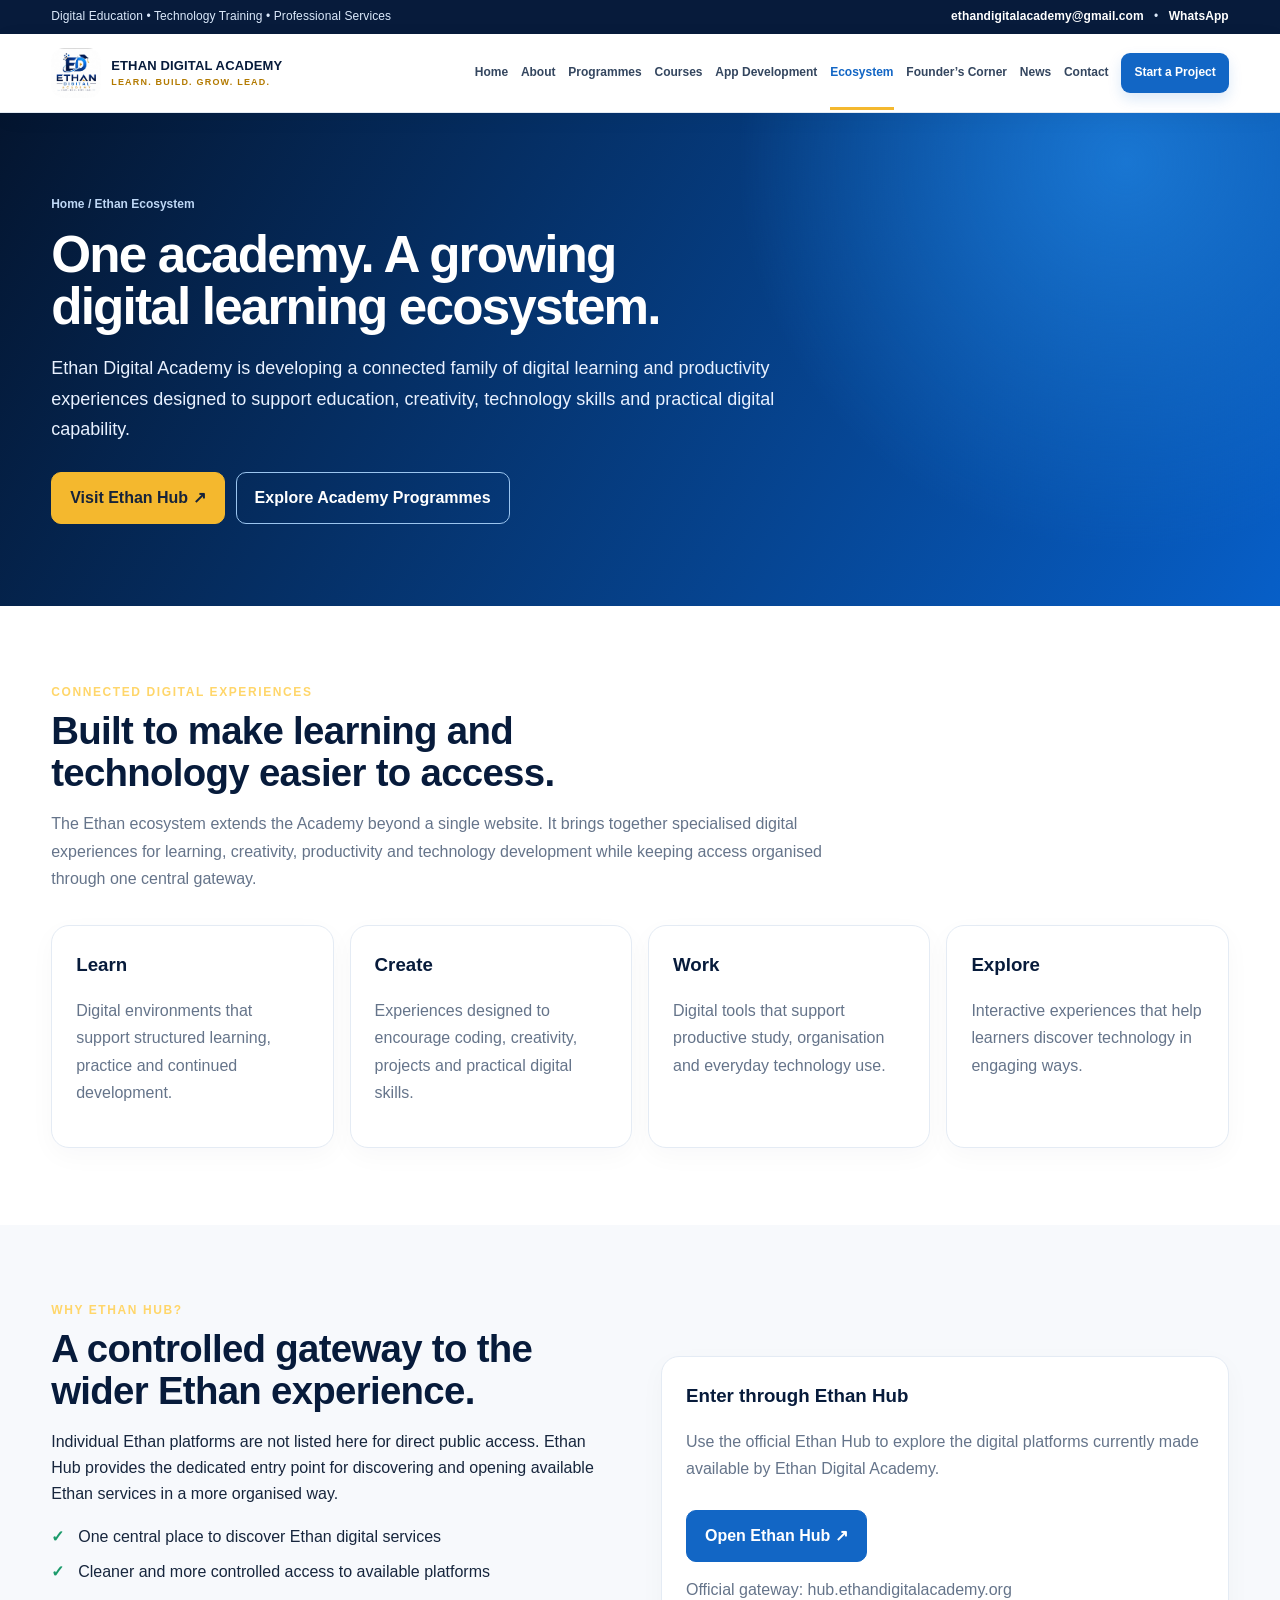
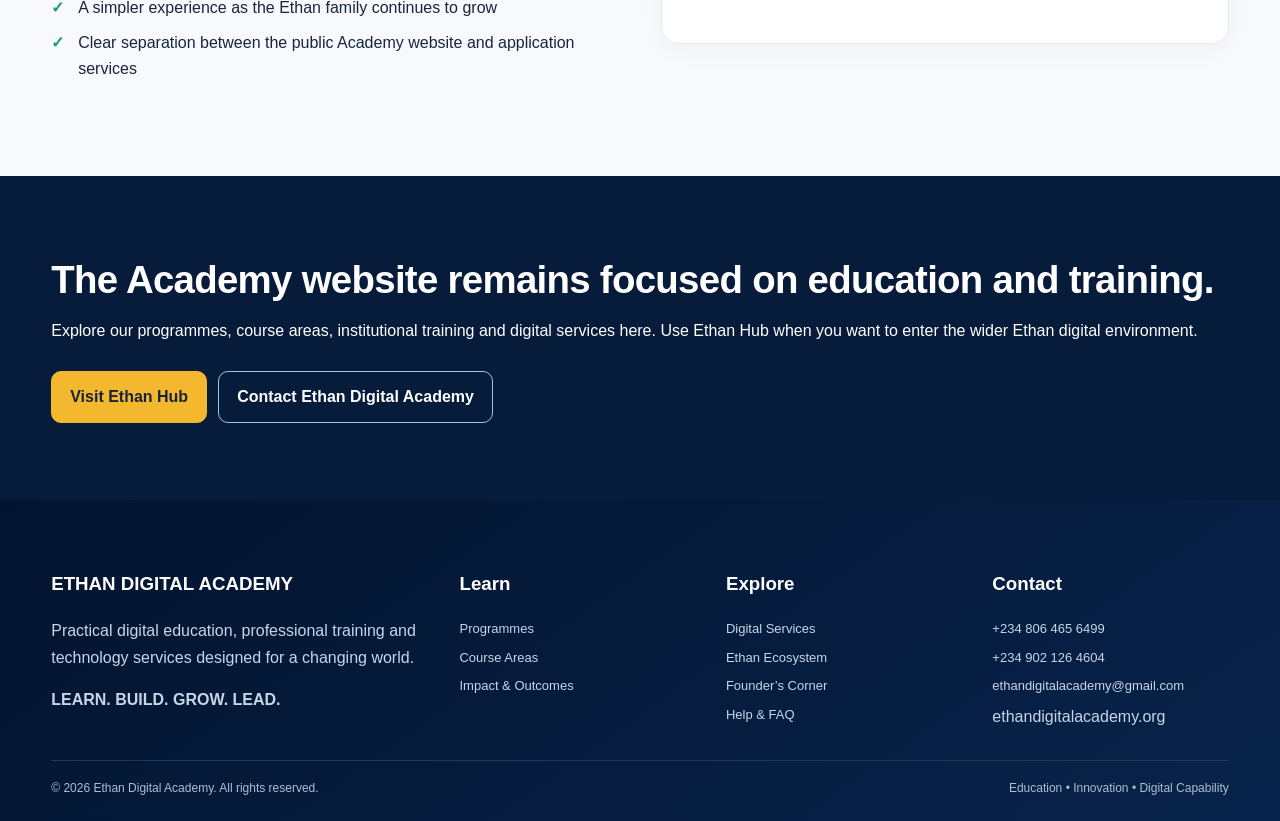
<file: ecosystem.html>
<!DOCTYPE html>

<html lang="en"><head><meta charset="utf-8"/><meta content="width=device-width,initial-scale=1" name="viewport"/><title>Ethan Digital Ecosystem | Learning, AI &amp; Productivity</title><meta name="description" content="Discover Ethan Digital’s connected platforms for learning, coding, AI, productivity, children’s education and digital services, built for a connected global community."/><link rel="canonical" href="https://www.ethandigitalacademy.org/ecosystem"/><meta property="og:title" content="Ethan Digital Ecosystem | Learning, AI &amp; Productivity"/><meta property="og:description" content="Discover Ethan Digital’s connected platforms for learning, coding, AI, productivity, children’s education and digital services, built for a connected global community."/><meta content="website" property="og:type"/><link href="assets/site.css" rel="stylesheet"/><meta name="robots" content="index,follow,max-image-preview:large,max-snippet:-1,max-video-preview:-1"/>
<meta property="og:url" content="https://www.ethandigitalacademy.org/ecosystem"/>
<meta property="og:site_name" content="Ethan Digital Academy"/>
<meta property="og:locale" content="en_NG"/>
<meta property="og:image" content="https://www.ethandigitalacademy.org/assets/logo.jpeg"/>
<meta property="og:image:alt" content="Ethan Digital Academy logo"/>
<meta name="twitter:card" content="summary_large_image"/>
<meta name="twitter:title" content="Ethan Digital Ecosystem | Learning, AI &amp; Productivity"/>
<meta name="twitter:description" content="Discover Ethan Digital’s connected platforms for learning, coding, AI, productivity, children’s education and digital services, built for a connected global community."/>
<meta name="twitter:image" content="https://www.ethandigitalacademy.org/assets/logo.jpeg"/>
</head><body><div class="topbar"><div class="container"><span>Digital Education • Technology Training • Professional Services</span><span><a href="mailto:ethandigitalacademy@gmail.com">ethandigitalacademy@gmail.com</a>   •   <a href="https://wa.me/2348064656499">WhatsApp</a></span></div></div><header><div class="container nav"><a class="brand" href="index.html"><img alt="Ethan Digital Academy logo" src="assets/logo.jpeg"/><b>ETHAN DIGITAL ACADEMY<span>LEARN. BUILD. GROW. LEAD.</span></b></a><button aria-expanded="false" aria-label="Open navigation" class="menu">☰</button><nav aria-label="Main navigation"><a href="index.html">Home</a><a href="about.html">About</a><a href="programmes.html">Programmes</a><a href="courses.html">Courses</a><a href="app-development">App Development</a><a href="ecosystem.html" class="active" aria-current="page">Ecosystem</a><a href="founders-corner.html">Founder’s Corner</a><a href="news.html">News</a><a href="contact.html">Contact</a><a class="nav-cta" href="contact.html#enquiry">Start a Project</a></nav></div></header><main>
<section class="pagehero"><div class="container"><div class="breadcrumb">Home / Ethan Ecosystem</div><h1>One academy. A growing digital learning ecosystem.</h1><p>Ethan Digital Academy is developing a connected family of digital learning and productivity experiences designed to support education, creativity, technology skills and practical digital capability.</p><div class="buttons"><a class="btn" href="https://hub.ethandigitalacademy.org" rel="noopener" target="_blank">Visit Ethan Hub ↗</a><a class="btn alt" href="programmes.html">Explore Academy Programmes</a></div></div></section>
<section><div class="container"><div class="section-head"><div class="eyebrow">Connected digital experiences</div><h2>Built to make learning and technology easier to access.</h2><p>The Ethan ecosystem extends the Academy beyond a single website. It brings together specialised digital experiences for learning, creativity, productivity and technology development while keeping access organised through one central gateway.</p></div><div class="grid4"><div class="card"><h3>Learn</h3><p>Digital environments that support structured learning, practice and continued development.</p></div><div class="card"><h3>Create</h3><p>Experiences designed to encourage coding, creativity, projects and practical digital skills.</p></div><div class="card"><h3>Work</h3><p>Digital tools that support productive study, organisation and everyday technology use.</p></div><div class="card"><h3>Explore</h3><p>Interactive experiences that help learners discover technology in engaging ways.</p></div></div></div></section>
<section class="soft"><div class="container twocol"><div><div class="eyebrow">Why Ethan Hub?</div><h2>A controlled gateway to the wider Ethan experience.</h2><p>Individual Ethan platforms are not listed here for direct public access. Ethan Hub provides the dedicated entry point for discovering and opening available Ethan services in a more organised way.</p><ul class="checklist"><li>One central place to discover Ethan digital services</li><li>Cleaner and more controlled access to available platforms</li><li>A simpler experience as the Ethan family continues to grow</li><li>Clear separation between the public Academy website and application services</li></ul></div><div class="card"><h3>Enter through Ethan Hub</h3><p>Use the official Ethan Hub to explore the digital platforms currently made available by Ethan Digital Academy.</p><div class="buttons"><a class="btn blue" href="https://hub.ethandigitalacademy.org" rel="noopener" target="_blank">Open Ethan Hub ↗</a></div><p class="muted" style="margin-top:14px">Official gateway: hub.ethandigitalacademy.org</p></div></div></section>
<section class="band"><div class="container"><h2>The Academy website remains focused on education and training.</h2><p>Explore our programmes, course areas, institutional training and digital services here. Use Ethan Hub when you want to enter the wider Ethan digital environment.</p><div class="buttons"><a class="btn" href="https://hub.ethandigitalacademy.org" rel="noopener" target="_blank">Visit Ethan Hub</a><a class="btn alt" href="contact.html">Contact Ethan Digital Academy</a></div></div></section>
</main><footer><div class="container"><div class="foot"><div><h3>ETHAN DIGITAL ACADEMY</h3><p>Practical digital education, professional training and technology services designed for a changing world.</p><b>LEARN. BUILD. GROW. LEAD.</b></div><div><h3>Learn</h3><a href="programmes.html">Programmes</a><a href="courses.html">Course Areas</a><a href="success.html">Impact &amp; Outcomes</a></div><div><h3>Explore</h3><a href="digital-services.html">Digital Services</a><a href="ecosystem.html">Ethan Ecosystem</a><a href="founders-corner.html">Founder’s Corner</a><a href="faq.html">Help &amp; FAQ</a></div><div><h3>Contact</h3><a href="https://wa.me/2348064656499">+234 806 465 6499</a><a href="https://wa.me/2349021264604">+234 902 126 4604</a><a href="mailto:ethandigitalacademy@gmail.com">ethandigitalacademy@gmail.com</a><span>ethandigitalacademy.org</span></div></div><div class="copyright"><span>© 2026 Ethan Digital Academy. All rights reserved.</span><span>Education • Innovation • Digital Capability</span></div></div></footer><script src="assets/site.js"></script></body></html>
</file>
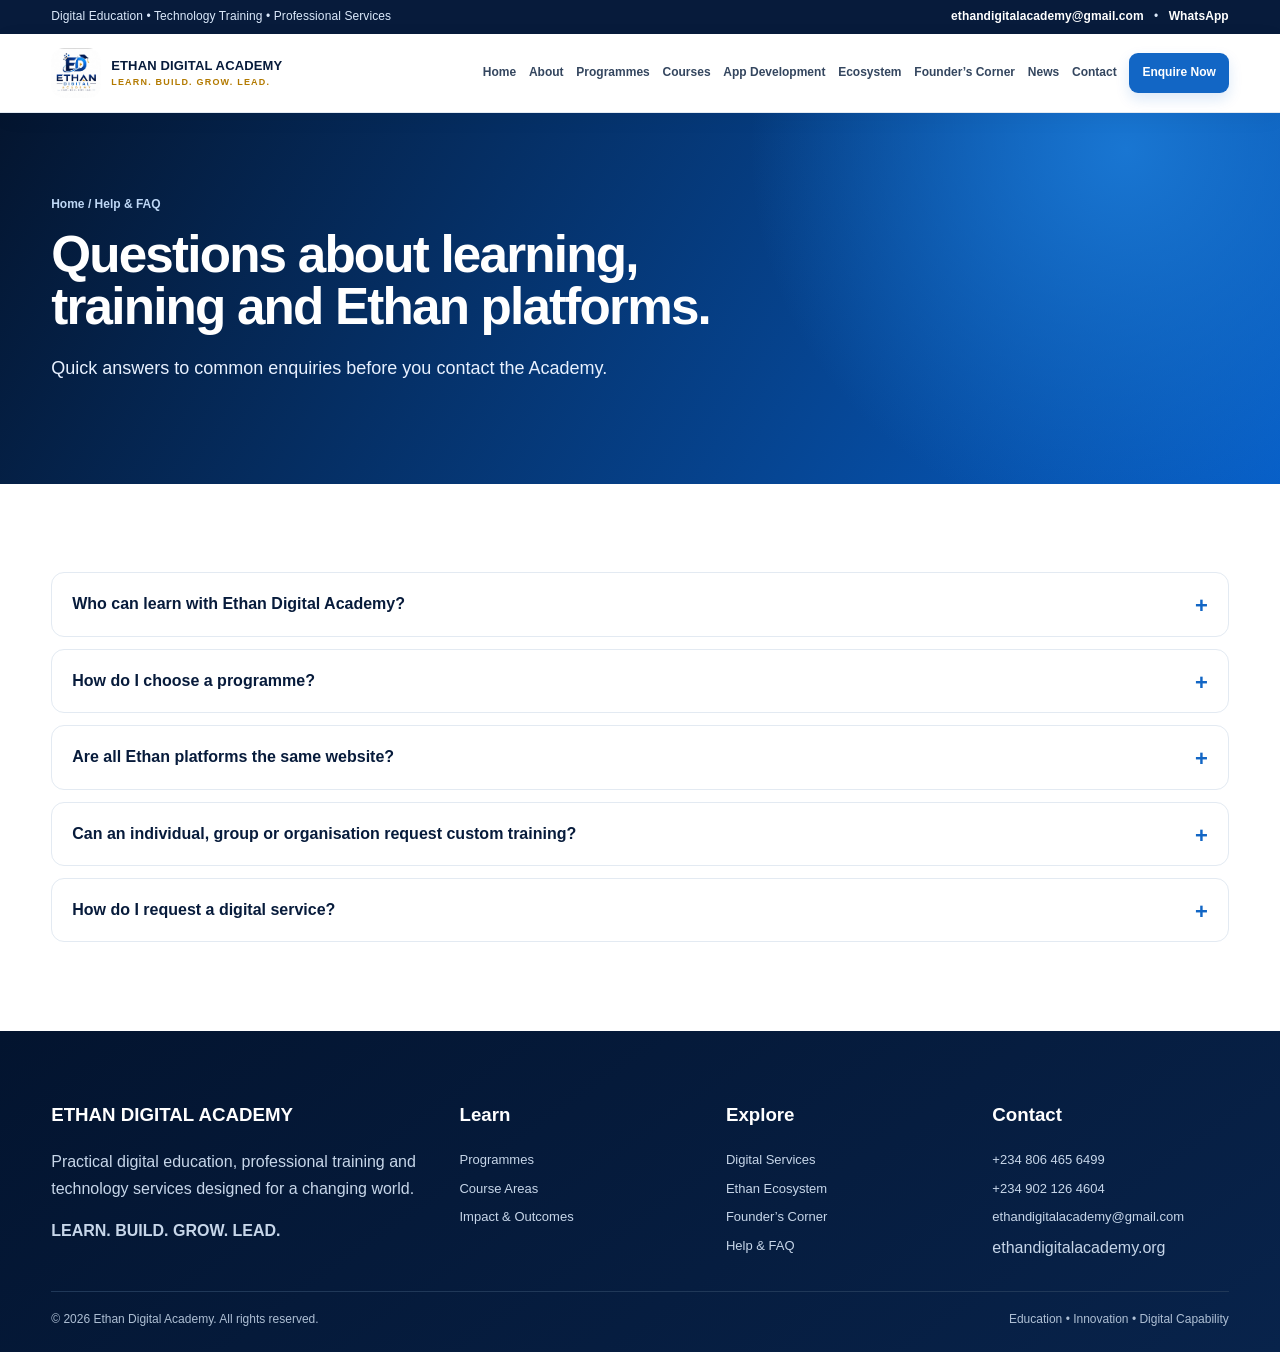
<file: faq.html>
<!DOCTYPE html>
<html lang="en"><head><meta charset="utf-8"/><meta content="width=device-width,initial-scale=1" name="viewport"/><title>FAQs | Ethan Digital Academy Courses &amp; Global Training</title><meta name="description" content="Find answers about Ethan Digital Academy courses, online and customised training, learning platforms, professional programmes and digital services for learners in Nigeria and internationally."/><link rel="canonical" href="https://www.ethandigitalacademy.org/faq"/><meta property="og:title" content="FAQs | Ethan Digital Academy Courses &amp; Global Training"/><meta property="og:description" content="Find answers about Ethan Digital Academy courses, online and customised training, learning platforms, professional programmes and digital services for learners in Nigeria and internationally."/><meta content="website" property="og:type"/><link href="assets/site.css" rel="stylesheet"/><meta name="robots" content="index,follow,max-image-preview:large,max-snippet:-1,max-video-preview:-1"/>
<meta property="og:url" content="https://www.ethandigitalacademy.org/faq"/>
<meta property="og:site_name" content="Ethan Digital Academy"/>
<meta property="og:locale" content="en_NG"/>
<meta property="og:image" content="https://www.ethandigitalacademy.org/assets/logo.jpeg"/>
<meta property="og:image:alt" content="Ethan Digital Academy logo"/>
<meta name="twitter:card" content="summary_large_image"/>
<meta name="twitter:title" content="FAQs | Ethan Digital Academy Courses &amp; Global Training"/>
<meta name="twitter:description" content="Find answers about Ethan Digital Academy courses, online and customised training, learning platforms, professional programmes and digital services for learners in Nigeria and internationally."/>
<meta name="twitter:image" content="https://www.ethandigitalacademy.org/assets/logo.jpeg"/>
</head><body><div class="topbar"><div class="container"><span>Digital Education • Technology Training • Professional Services</span><span><a href="mailto:ethandigitalacademy@gmail.com">ethandigitalacademy@gmail.com</a>   •   <a href="https://wa.me/2348064656499">WhatsApp</a></span></div></div><header><div class="container nav"><a class="brand" href="index.html"><img alt="Ethan Digital Academy logo" src="assets/logo.jpeg"/><b>ETHAN DIGITAL ACADEMY<span>LEARN. BUILD. GROW. LEAD.</span></b></a><button aria-expanded="false" aria-label="Open navigation" class="menu">☰</button><nav aria-label="Main navigation"><a href="index.html">Home</a><a href="about.html">About</a><a href="programmes.html">Programmes</a><a href="courses.html">Courses</a><a href="app-development">App Development</a><a href="ecosystem.html">Ecosystem</a><a href="founders-corner.html">Founder’s Corner</a><a href="news.html">News</a><a href="contact.html">Contact</a><a class="nav-cta" href="contact.html#enquiry">Enquire Now</a></nav></div></header><main><section class="pagehero"><div class="container"><div class="breadcrumb">Home / Help &amp; FAQ</div><h1>Questions about learning, training and Ethan platforms.</h1><p>Quick answers to common enquiries before you contact the Academy.</p></div></section><section><div class="container"><details class="faq"><summary>Who can learn with Ethan Digital Academy?</summary><p>Our learning activities can serve children, students, professionals, business owners, schools and organisations depending on the programme.</p></details><details class="faq"><summary>How do I choose a programme?</summary><p>Start with your age or role, current skill level and goal. You can also contact the Academy for guidance.</p></details><details class="faq"><summary>Are all Ethan platforms the same website?</summary><p>No. The ecosystem contains specialised platforms for different tasks, including learning, coding, AI, productivity and children’s digital education.</p></details><details class="faq"><summary>Can an individual, group or organisation request custom training?</summary><p>Yes. Training can be discussed around your objectives, audience, skill level, preferred topics and schedule.</p></details><details class="faq"><summary>How do I request a digital service?</summary><p>Use the enquiry form or WhatsApp contact and describe the outcome you need. The Academy can then discuss scope and next steps.</p></details></div></section></main><footer><div class="container"><div class="foot"><div><h3>ETHAN DIGITAL ACADEMY</h3><p>Practical digital education, professional training and technology services designed for a changing world.</p><b>LEARN. BUILD. GROW. LEAD.</b></div><div><h3>Learn</h3><a href="programmes.html">Programmes</a><a href="courses.html">Course Areas</a><a href="success.html">Impact &amp; Outcomes</a></div><div><h3>Explore</h3><a href="digital-services.html">Digital Services</a><a href="ecosystem.html">Ethan Ecosystem</a><a href="founders-corner.html">Founder’s Corner</a><a href="faq.html">Help &amp; FAQ</a></div><div><h3>Contact</h3><a href="https://wa.me/2348064656499">+234 806 465 6499</a><a href="https://wa.me/2349021264604">+234 902 126 4604</a><a href="mailto:ethandigitalacademy@gmail.com">ethandigitalacademy@gmail.com</a><span>ethandigitalacademy.org</span></div></div><div class="copyright"><span>© 2026 Ethan Digital Academy. All rights reserved.</span><span>Education • Innovation • Digital Capability</span></div></div></footer><script src="assets/site.js"></script></body></html>
</file>
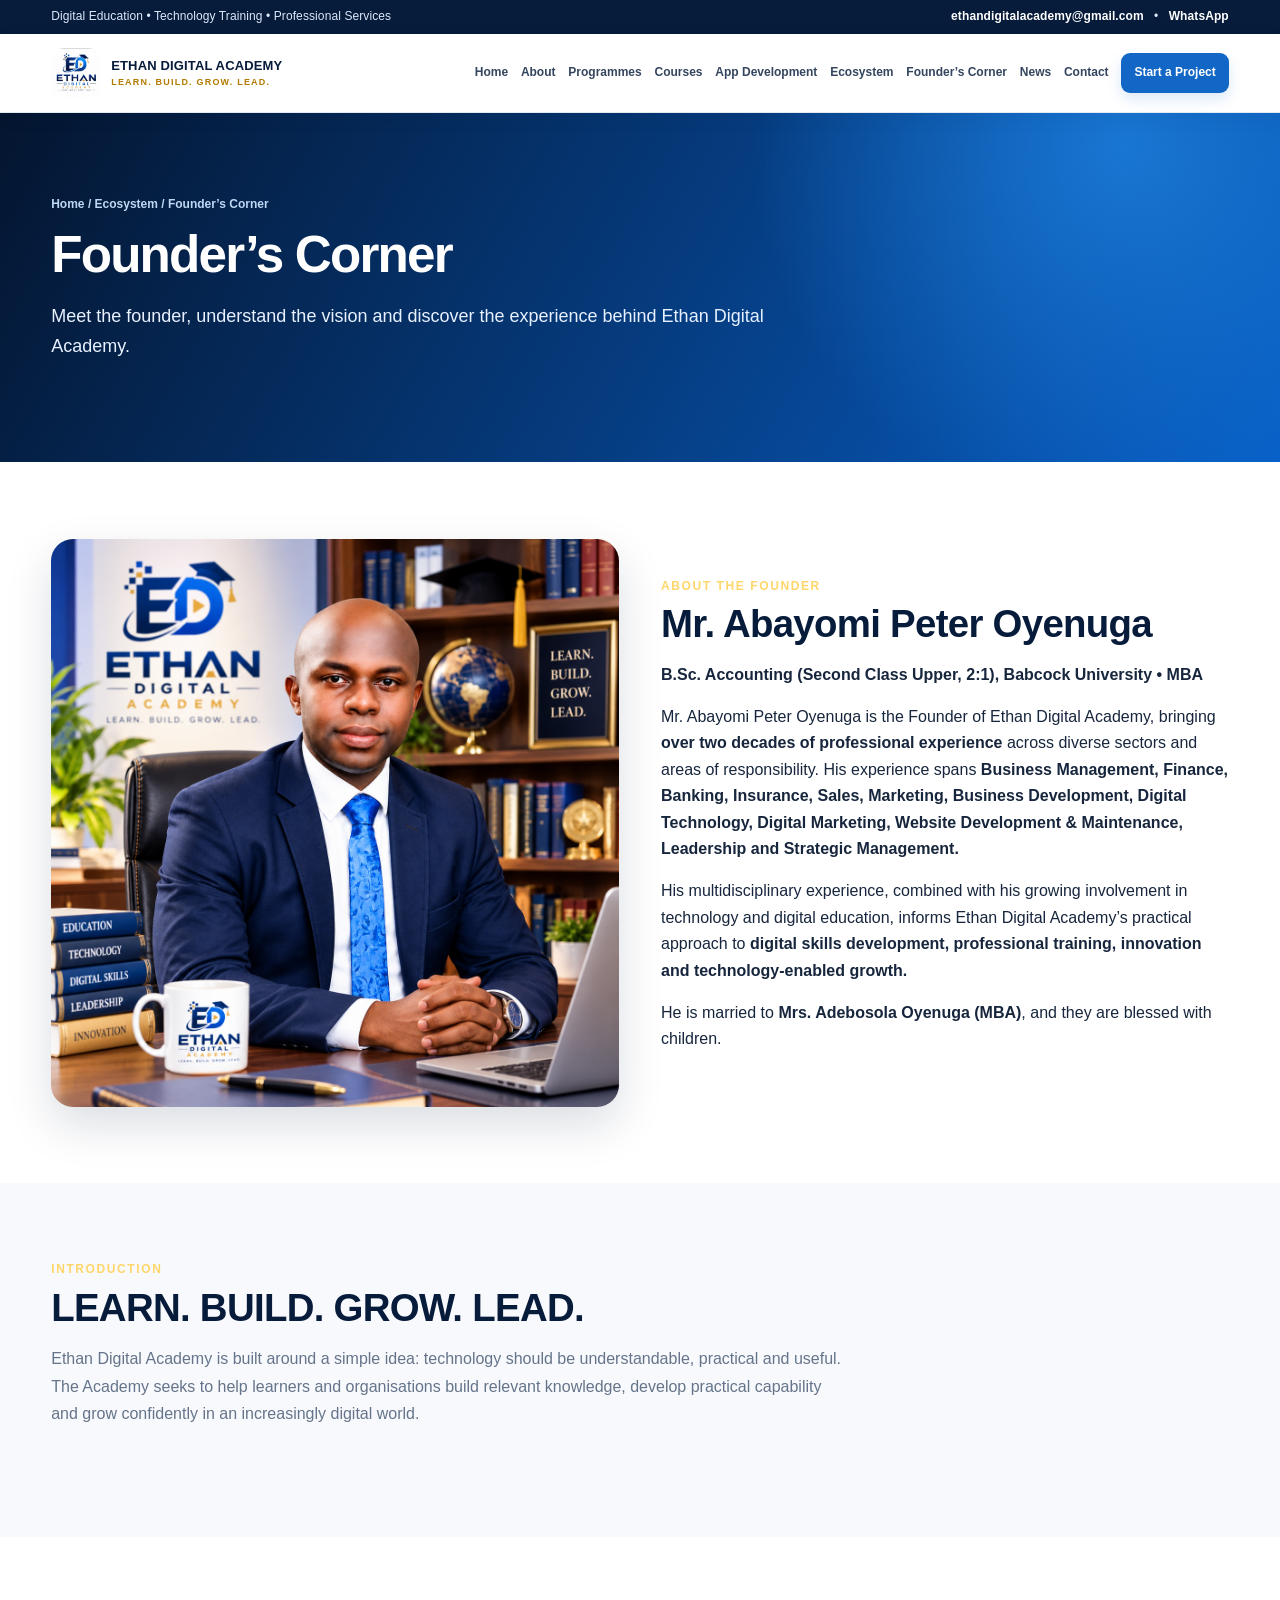
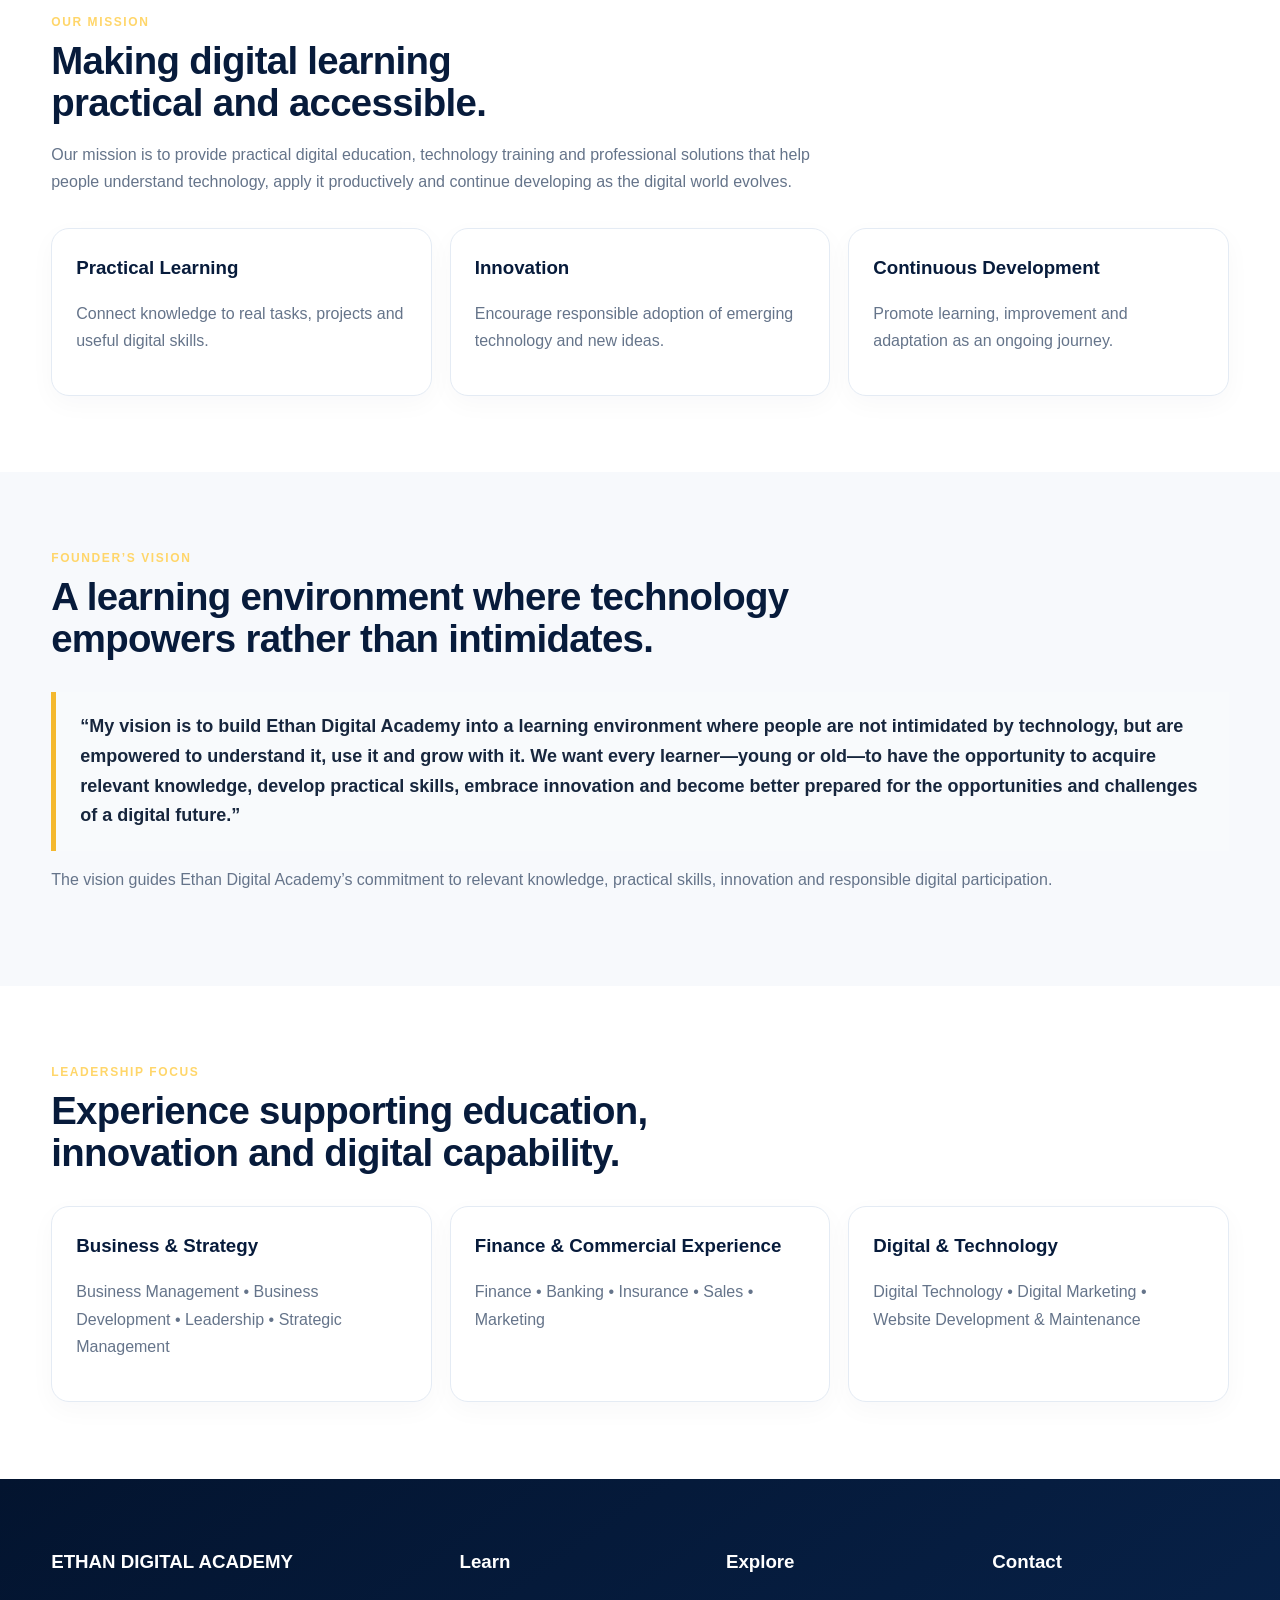
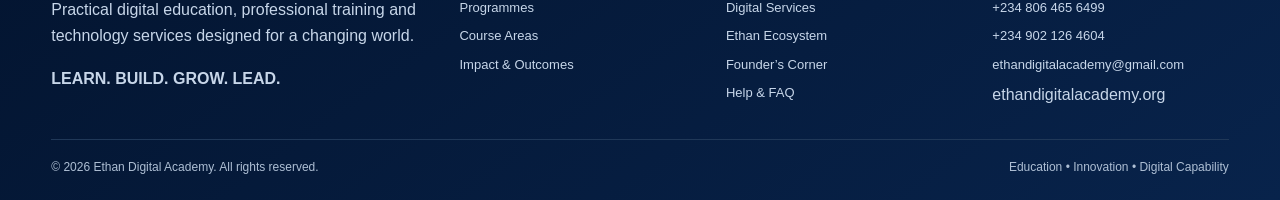
<file: founders-corner.html>
<!DOCTYPE html>
<html lang="en"><head><meta charset="utf-8"/><meta content="width=device-width,initial-scale=1" name="viewport"/><title>Founder’s Corner | Abayomi Peter Oyenuga | Ethan Digital</title><meta name="description" content="Meet Abayomi Peter Oyenuga, founder of Ethan Digital Academy, and discover the leadership and vision behind a digital education brand serving learners and organisations."/><link rel="canonical" href="https://www.ethandigitalacademy.org/founders-corner"/><meta property="og:title" content="Founder’s Corner | Abayomi Peter Oyenuga | Ethan Digital"/><meta property="og:description" content="Meet Abayomi Peter Oyenuga, founder of Ethan Digital Academy, and discover the leadership and vision behind a digital education brand serving learners and organisations."/><meta content="website" property="og:type"/><link href="assets/site.css" rel="stylesheet"/><meta name="robots" content="index,follow,max-image-preview:large,max-snippet:-1,max-video-preview:-1"/>
<meta property="og:url" content="https://www.ethandigitalacademy.org/founders-corner"/>
<meta property="og:site_name" content="Ethan Digital Academy"/>
<meta property="og:locale" content="en_NG"/>
<meta property="og:image" content="https://www.ethandigitalacademy.org/assets/logo.jpeg"/>
<meta property="og:image:alt" content="Ethan Digital Academy logo"/>
<meta name="twitter:card" content="summary_large_image"/>
<meta name="twitter:title" content="Founder’s Corner | Abayomi Peter Oyenuga | Ethan Digital"/>
<meta name="twitter:description" content="Meet Abayomi Peter Oyenuga, founder of Ethan Digital Academy, and discover the leadership and vision behind a digital education brand serving learners and organisations."/>
<meta name="twitter:image" content="https://www.ethandigitalacademy.org/assets/logo.jpeg"/>
</head><body><div class="topbar"><div class="container"><span>Digital Education • Technology Training • Professional Services</span><span><a href="mailto:ethandigitalacademy@gmail.com">ethandigitalacademy@gmail.com</a>   •   <a href="https://wa.me/2348064656499">WhatsApp</a></span></div></div><header><div class="container nav"><a class="brand" href="index.html"><img alt="Ethan Digital Academy logo" src="assets/logo.jpeg"/><b>ETHAN DIGITAL ACADEMY<span>LEARN. BUILD. GROW. LEAD.</span></b></a><button aria-expanded="false" aria-label="Open navigation" class="menu">☰</button><nav aria-label="Main navigation"><a href="index.html">Home</a><a href="about.html">About</a><a href="programmes.html">Programmes</a><a href="courses.html">Courses</a><a href="app-development">App Development</a><a href="ecosystem.html">Ecosystem</a><a href="founders-corner.html">Founder’s Corner</a><a href="news.html">News</a><a href="contact.html">Contact</a><a class="nav-cta" href="contact.html#enquiry">Start a Project</a></nav></div></header><main>
<section class="pagehero"><div class="container"><div class="breadcrumb">Home / Ecosystem / Founder’s Corner</div><h1>Founder’s Corner</h1><p>Meet the founder, understand the vision and discover the experience behind Ethan Digital Academy.</p></div></section>
<section><div class="container twocol"><img alt="Mr. Abayomi Peter Oyenuga" class="founder" src="assets/founder.png"/><div><div class="eyebrow">About the Founder</div><h2>Mr. Abayomi Peter Oyenuga</h2><p><strong>B.Sc. Accounting (Second Class Upper, 2:1), Babcock University • MBA</strong></p><p>Mr. Abayomi Peter Oyenuga is the Founder of Ethan Digital Academy, bringing <strong>over two decades of professional experience</strong> across diverse sectors and areas of responsibility. His experience spans <strong>Business Management, Finance, Banking, Insurance, Sales, Marketing, Business Development, Digital Technology, Digital Marketing, Website Development &amp; Maintenance, Leadership and Strategic Management.</strong></p><p>His multidisciplinary experience, combined with his growing involvement in technology and digital education, informs Ethan Digital Academy’s practical approach to <strong>digital skills development, professional training, innovation and technology-enabled growth.</strong></p><p>He is married to <strong>Mrs. Adebosola Oyenuga (MBA)</strong>, and they are blessed with children.</p></div></div></section>
<section class="soft"><div class="container"><div class="section-head"><div class="eyebrow">Introduction</div><h2>LEARN. BUILD. GROW. LEAD.</h2><p>Ethan Digital Academy is built around a simple idea: technology should be understandable, practical and useful. The Academy seeks to help learners and organisations build relevant knowledge, develop practical capability and grow confidently in an increasingly digital world.</p></div></div></section>
<section><div class="container"><div class="section-head"><div class="eyebrow">Our Mission</div><h2>Making digital learning practical and accessible.</h2><p>Our mission is to provide practical digital education, technology training and professional solutions that help people understand technology, apply it productively and continue developing as the digital world evolves.</p></div><div class="grid"><div class="card"><h3>Practical Learning</h3><p>Connect knowledge to real tasks, projects and useful digital skills.</p></div><div class="card"><h3>Innovation</h3><p>Encourage responsible adoption of emerging technology and new ideas.</p></div><div class="card"><h3>Continuous Development</h3><p>Promote learning, improvement and adaptation as an ongoing journey.</p></div></div></div></section>
<section class="soft"><div class="container"><div class="section-head"><div class="eyebrow">Founder’s Vision</div><h2>A learning environment where technology empowers rather than intimidates.</h2></div><div class="quote">“My vision is to build Ethan Digital Academy into a learning environment where people are not intimidated by technology, but are empowered to understand it, use it and grow with it. We want every learner—young or old—to have the opportunity to acquire relevant knowledge, develop practical skills, embrace innovation and become better prepared for the opportunities and challenges of a digital future.”</div><p class="muted">The vision guides Ethan Digital Academy’s commitment to relevant knowledge, practical skills, innovation and responsible digital participation.</p></div></section>
<section><div class="container"><div class="section-head"><div class="eyebrow">Leadership Focus</div><h2>Experience supporting education, innovation and digital capability.</h2></div><div class="grid"><div class="card"><h3>Business &amp; Strategy</h3><p>Business Management • Business Development • Leadership • Strategic Management</p></div><div class="card"><h3>Finance &amp; Commercial Experience</h3><p>Finance • Banking • Insurance • Sales • Marketing</p></div><div class="card"><h3>Digital &amp; Technology</h3><p>Digital Technology • Digital Marketing • Website Development &amp; Maintenance</p></div></div></div></section>
</main><footer><div class="container"><div class="foot"><div><h3>ETHAN DIGITAL ACADEMY</h3><p>Practical digital education, professional training and technology services designed for a changing world.</p><b>LEARN. BUILD. GROW. LEAD.</b></div><div><h3>Learn</h3><a href="programmes.html">Programmes</a><a href="courses.html">Course Areas</a><a href="success.html">Impact &amp; Outcomes</a></div><div><h3>Explore</h3><a href="digital-services.html">Digital Services</a><a href="ecosystem.html">Ethan Ecosystem</a><a href="founders-corner.html">Founder’s Corner</a><a href="faq.html">Help &amp; FAQ</a></div><div><h3>Contact</h3><a href="https://wa.me/2348064656499">+234 806 465 6499</a><a href="https://wa.me/2349021264604">+234 902 126 4604</a><a href="mailto:ethandigitalacademy@gmail.com">ethandigitalacademy@gmail.com</a><span>ethandigitalacademy.org</span></div></div><div class="copyright"><span>© 2026 Ethan Digital Academy. All rights reserved.</span><span>Education • Innovation • Digital Capability</span></div></div></footer><script src="assets/site.js"></script></body></html>
</file>
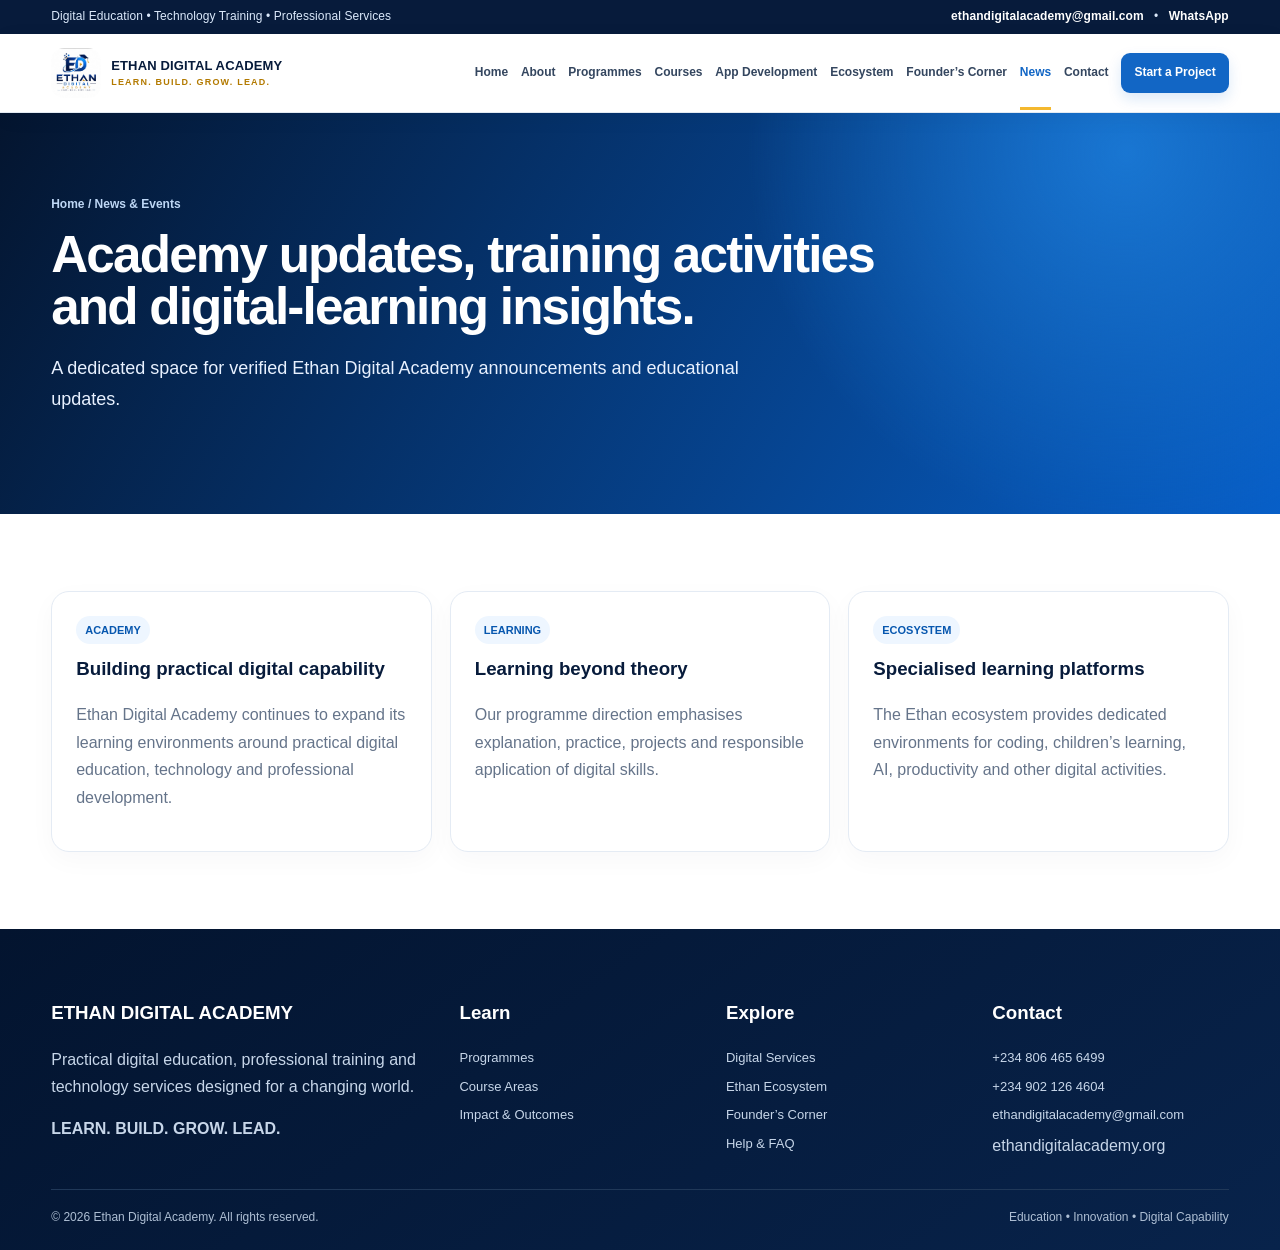
<file: news.html>
<!DOCTYPE html>
<html lang="en"><head><meta charset="utf-8"/><meta content="width=device-width,initial-scale=1" name="viewport"/><title>News, Insights &amp; Updates | Ethan Digital Academy</title><meta name="description" content="Read Ethan Digital Academy news, digital learning insights, programme announcements and updates from our growing technology and education ecosystem."/><link rel="canonical" href="https://www.ethandigitalacademy.org/news"/><meta property="og:title" content="News, Insights &amp; Updates | Ethan Digital Academy"/><meta property="og:description" content="Read Ethan Digital Academy news, digital learning insights, programme announcements and updates from our growing technology and education ecosystem."/><meta content="website" property="og:type"/><link href="assets/site.css" rel="stylesheet"/><meta name="robots" content="index,follow,max-image-preview:large,max-snippet:-1,max-video-preview:-1"/>
<meta property="og:url" content="https://www.ethandigitalacademy.org/news"/>
<meta property="og:site_name" content="Ethan Digital Academy"/>
<meta property="og:locale" content="en_NG"/>
<meta property="og:image" content="https://www.ethandigitalacademy.org/assets/logo.jpeg"/>
<meta property="og:image:alt" content="Ethan Digital Academy logo"/>
<meta name="twitter:card" content="summary_large_image"/>
<meta name="twitter:title" content="News, Insights &amp; Updates | Ethan Digital Academy"/>
<meta name="twitter:description" content="Read Ethan Digital Academy news, digital learning insights, programme announcements and updates from our growing technology and education ecosystem."/>
<meta name="twitter:image" content="https://www.ethandigitalacademy.org/assets/logo.jpeg"/>
</head><body><div class="topbar"><div class="container"><span>Digital Education • Technology Training • Professional Services</span><span><a href="mailto:ethandigitalacademy@gmail.com">ethandigitalacademy@gmail.com</a>   •   <a href="https://wa.me/2348064656499">WhatsApp</a></span></div></div><header><div class="container nav"><a class="brand" href="index.html"><img alt="Ethan Digital Academy logo" src="assets/logo.jpeg"/><b>ETHAN DIGITAL ACADEMY<span>LEARN. BUILD. GROW. LEAD.</span></b></a><button aria-expanded="false" aria-label="Open navigation" class="menu">☰</button><nav aria-label="Main navigation"><a href="index.html">Home</a><a href="about.html">About</a><a href="programmes.html">Programmes</a><a href="courses.html">Courses</a><a href="app-development">App Development</a><a href="ecosystem.html">Ecosystem</a><a href="founders-corner.html">Founder’s Corner</a><a href="news.html" class="active" aria-current="page">News</a><a href="contact.html">Contact</a><a class="nav-cta" href="contact.html#enquiry">Start a Project</a></nav></div></header><main><section class="pagehero"><div class="container"><div class="breadcrumb">Home / News &amp; Events</div><h1>Academy updates, training activities and digital-learning insights.</h1><p>A dedicated space for verified Ethan Digital Academy announcements and educational updates.</p></div></section><section><div class="container"><div class="grid"><div class="card"><span class="tag">ACADEMY</span><h3>Building practical digital capability</h3><p>Ethan Digital Academy continues to expand its learning environments around practical digital education, technology and professional development.</p></div><div class="card"><span class="tag">LEARNING</span><h3>Learning beyond theory</h3><p>Our programme direction emphasises explanation, practice, projects and responsible application of digital skills.</p></div><div class="card"><span class="tag">ECOSYSTEM</span><h3>Specialised learning platforms</h3><p>The Ethan ecosystem provides dedicated environments for coding, children’s learning, AI, productivity and other digital activities.</p></div></div></div></section></main><footer><div class="container"><div class="foot"><div><h3>ETHAN DIGITAL ACADEMY</h3><p>Practical digital education, professional training and technology services designed for a changing world.</p><b>LEARN. BUILD. GROW. LEAD.</b></div><div><h3>Learn</h3><a href="programmes.html">Programmes</a><a href="courses.html">Course Areas</a><a href="success.html">Impact &amp; Outcomes</a></div><div><h3>Explore</h3><a href="digital-services.html">Digital Services</a><a href="ecosystem.html">Ethan Ecosystem</a><a href="founders-corner.html">Founder’s Corner</a><a href="faq.html">Help &amp; FAQ</a></div><div><h3>Contact</h3><a href="https://wa.me/2348064656499">+234 806 465 6499</a><a href="https://wa.me/2349021264604">+234 902 126 4604</a><a href="mailto:ethandigitalacademy@gmail.com">ethandigitalacademy@gmail.com</a><span>ethandigitalacademy.org</span></div></div><div class="copyright"><span>© 2026 Ethan Digital Academy. All rights reserved.</span><span>Education • Innovation • Digital Capability</span></div></div></footer><script src="assets/site.js"></script></body></html>
</file>
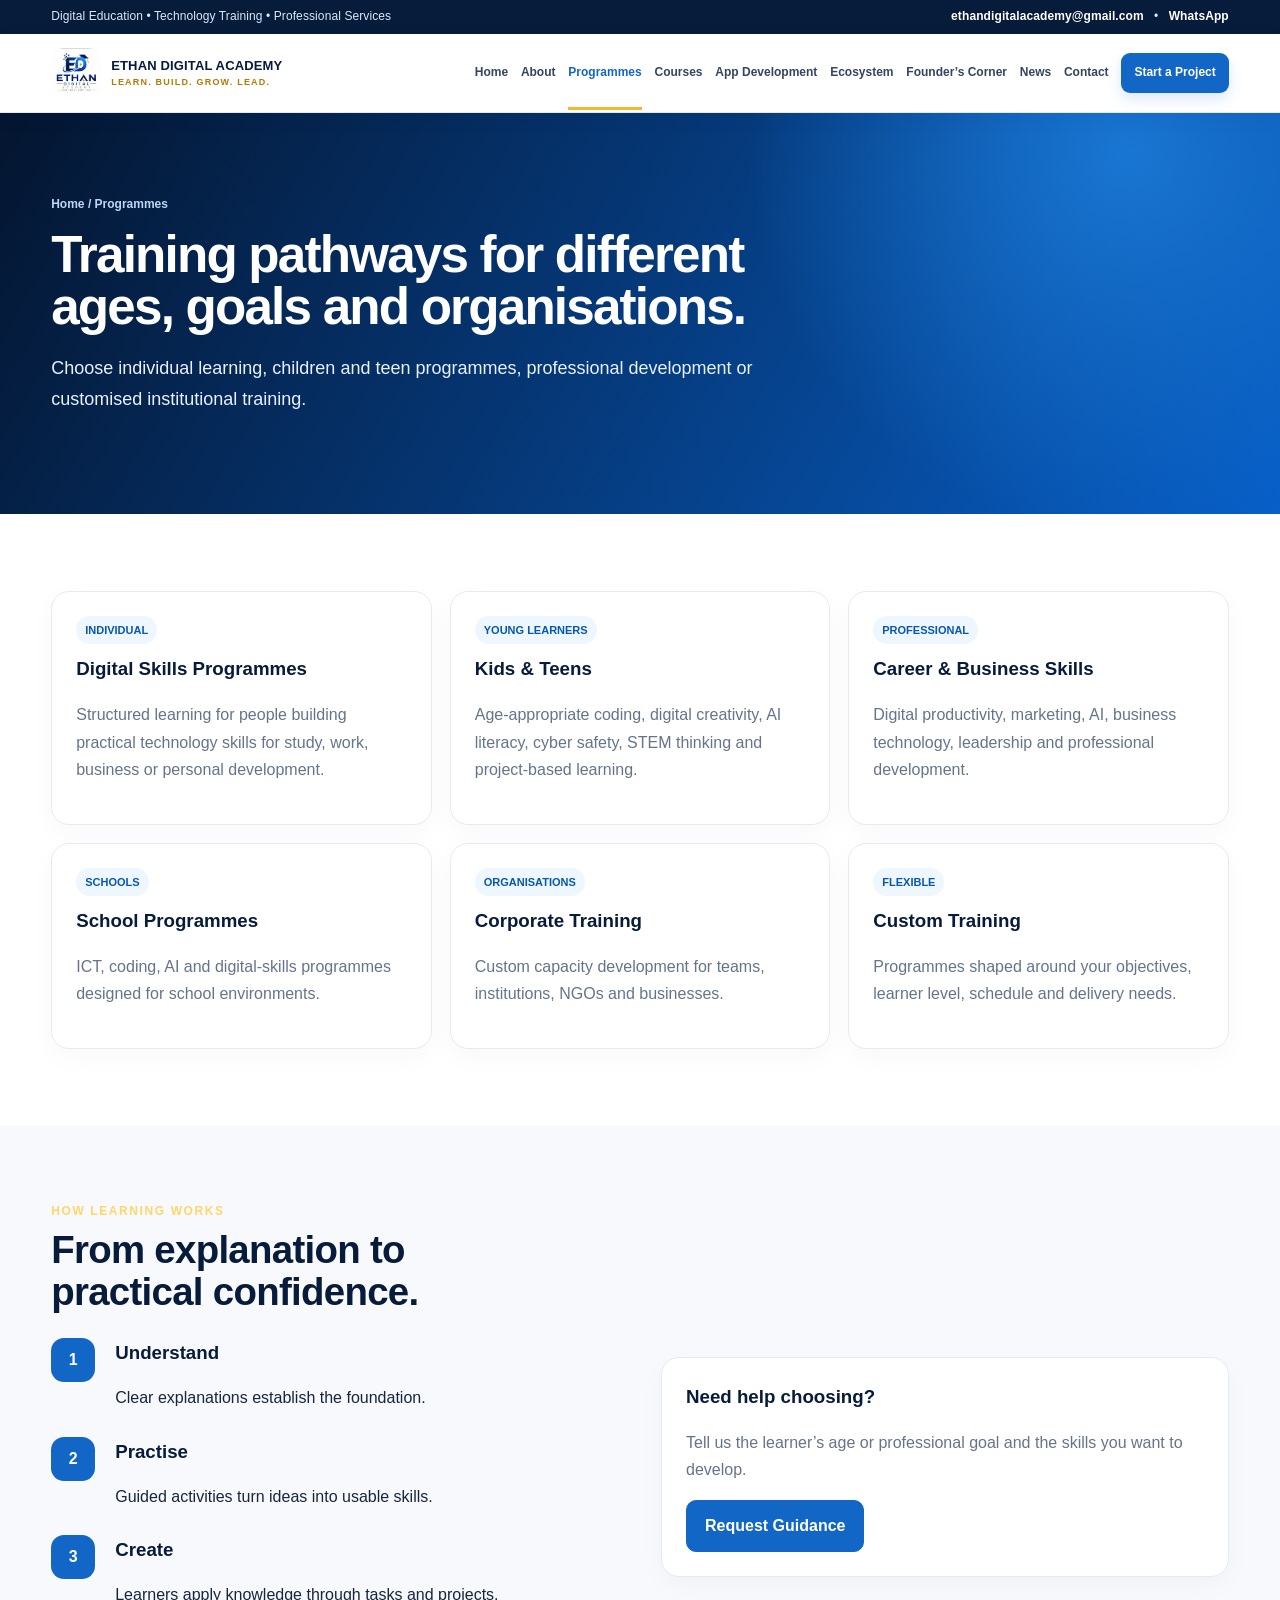
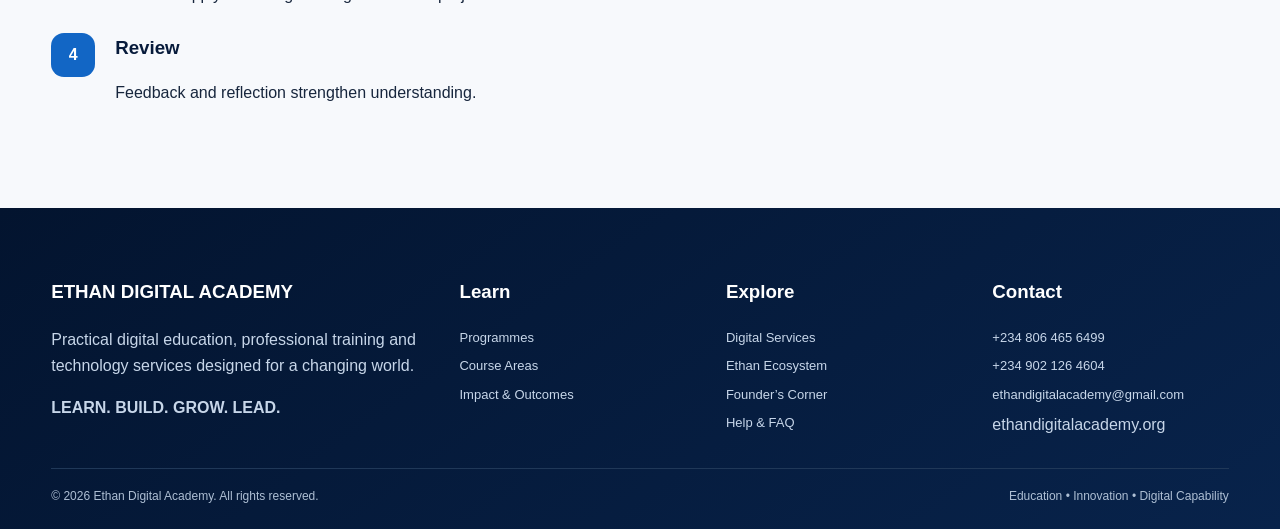
<file: programmes.html>
<!DOCTYPE html>
<html lang="en"><head><meta charset="utf-8"/><meta content="width=device-width,initial-scale=1" name="viewport"/><title>Digital Skills Training Programmes | Nigeria &amp; Worldwide</title><meta name="description" content="Explore practical digital skills programmes for children, teens, professionals, schools and organisations, with training options serving Nigeria and international learners."/><link rel="canonical" href="https://www.ethandigitalacademy.org/programmes"/><meta property="og:title" content="Digital Skills Training Programmes | Nigeria &amp; Worldwide"/><meta property="og:description" content="Discover digital skills training for children, teens, professionals, schools and organisations. Explore practical programmes and enquire about online or customised training worldwide."/><meta content="website" property="og:type"/><link href="assets/site.css" rel="stylesheet"/><meta name="robots" content="index,follow,max-image-preview:large,max-snippet:-1,max-video-preview:-1"/>
<meta property="og:url" content="https://www.ethandigitalacademy.org/programmes"/>
<meta property="og:site_name" content="Ethan Digital Academy"/>
<meta property="og:locale" content="en_NG"/>
<meta property="og:image" content="https://www.ethandigitalacademy.org/assets/logo.jpeg"/>
<meta property="og:image:alt" content="Ethan Digital Academy logo"/>
<meta name="twitter:card" content="summary_large_image"/>
<meta name="twitter:title" content="Digital Skills Training Programmes | Nigeria &amp; Worldwide"/>
<meta name="twitter:description" content="Explore practical digital skills programmes for children, teens, professionals, schools and organisations, with training options serving Nigeria and international learners."/>
<meta name="twitter:image" content="https://www.ethandigitalacademy.org/assets/logo.jpeg"/>
</head><body><div class="topbar"><div class="container"><span>Digital Education • Technology Training • Professional Services</span><span><a href="mailto:ethandigitalacademy@gmail.com">ethandigitalacademy@gmail.com</a>   •   <a href="https://wa.me/2348064656499">WhatsApp</a></span></div></div><header><div class="container nav"><a class="brand" href="index.html"><img alt="Ethan Digital Academy logo" src="assets/logo.jpeg"/><b>ETHAN DIGITAL ACADEMY<span>LEARN. BUILD. GROW. LEAD.</span></b></a><button aria-expanded="false" aria-label="Open navigation" class="menu">☰</button><nav aria-label="Main navigation"><a href="index.html">Home</a><a href="about.html">About</a><a href="programmes.html" class="active" aria-current="page">Programmes</a><a href="courses.html">Courses</a><a href="app-development">App Development</a><a href="ecosystem.html">Ecosystem</a><a href="founders-corner.html">Founder’s Corner</a><a href="news.html">News</a><a href="contact.html">Contact</a><a class="nav-cta" href="contact.html#enquiry">Start a Project</a></nav></div></header><main><section class="pagehero"><div class="container"><div class="breadcrumb">Home / Programmes</div><h1>Training pathways for different ages, goals and organisations.</h1><p>Choose individual learning, children and teen programmes, professional development or customised institutional training.</p></div></section><section><div class="container"><div class="grid"><div class="card"><span class="tag">INDIVIDUAL</span><h3>Digital Skills Programmes</h3><p>Structured learning for people building practical technology skills for study, work, business or personal development.</p></div><div class="card"><span class="tag">YOUNG LEARNERS</span><h3>Kids &amp; Teens</h3><p>Age-appropriate coding, digital creativity, AI literacy, cyber safety, STEM thinking and project-based learning.</p></div><div class="card"><span class="tag">PROFESSIONAL</span><h3>Career &amp; Business Skills</h3><p>Digital productivity, marketing, AI, business technology, leadership and professional development.</p></div><div class="card"><span class="tag">SCHOOLS</span><h3>School Programmes</h3><p>ICT, coding, AI and digital-skills programmes designed for school environments.</p></div><div class="card"><span class="tag">ORGANISATIONS</span><h3>Corporate Training</h3><p>Custom capacity development for teams, institutions, NGOs and businesses.</p></div><div class="card"><span class="tag">FLEXIBLE</span><h3>Custom Training</h3><p>Programmes shaped around your objectives, learner level, schedule and delivery needs.</p></div></div></div></section><section class="soft"><div class="container twocol"><div><div class="eyebrow">How learning works</div><h2>From explanation to practical confidence.</h2><div class="steps"><div class="step"><h3>Understand</h3><p>Clear explanations establish the foundation.</p></div><div class="step"><h3>Practise</h3><p>Guided activities turn ideas into usable skills.</p></div><div class="step"><h3>Create</h3><p>Learners apply knowledge through tasks and projects.</p></div><div class="step"><h3>Review</h3><p>Feedback and reflection strengthen understanding.</p></div></div></div><div class="card"><h3>Need help choosing?</h3><p>Tell us the learner’s age or professional goal and the skills you want to develop.</p><a class="btn blue" href="contact.html#enquiry">Request Guidance</a></div></div></section></main><footer><div class="container"><div class="foot"><div><h3>ETHAN DIGITAL ACADEMY</h3><p>Practical digital education, professional training and technology services designed for a changing world.</p><b>LEARN. BUILD. GROW. LEAD.</b></div><div><h3>Learn</h3><a href="programmes.html">Programmes</a><a href="courses.html">Course Areas</a><a href="success.html">Impact &amp; Outcomes</a></div><div><h3>Explore</h3><a href="digital-services.html">Digital Services</a><a href="ecosystem.html">Ethan Ecosystem</a><a href="founders-corner.html">Founder’s Corner</a><a href="faq.html">Help &amp; FAQ</a></div><div><h3>Contact</h3><a href="https://wa.me/2348064656499">+234 806 465 6499</a><a href="https://wa.me/2349021264604">+234 902 126 4604</a><a href="mailto:ethandigitalacademy@gmail.com">ethandigitalacademy@gmail.com</a><span>ethandigitalacademy.org</span></div></div><div class="copyright"><span>© 2026 Ethan Digital Academy. All rights reserved.</span><span>Education • Innovation • Digital Capability</span></div></div></footer><script src="assets/site.js"></script></body></html>
</file>
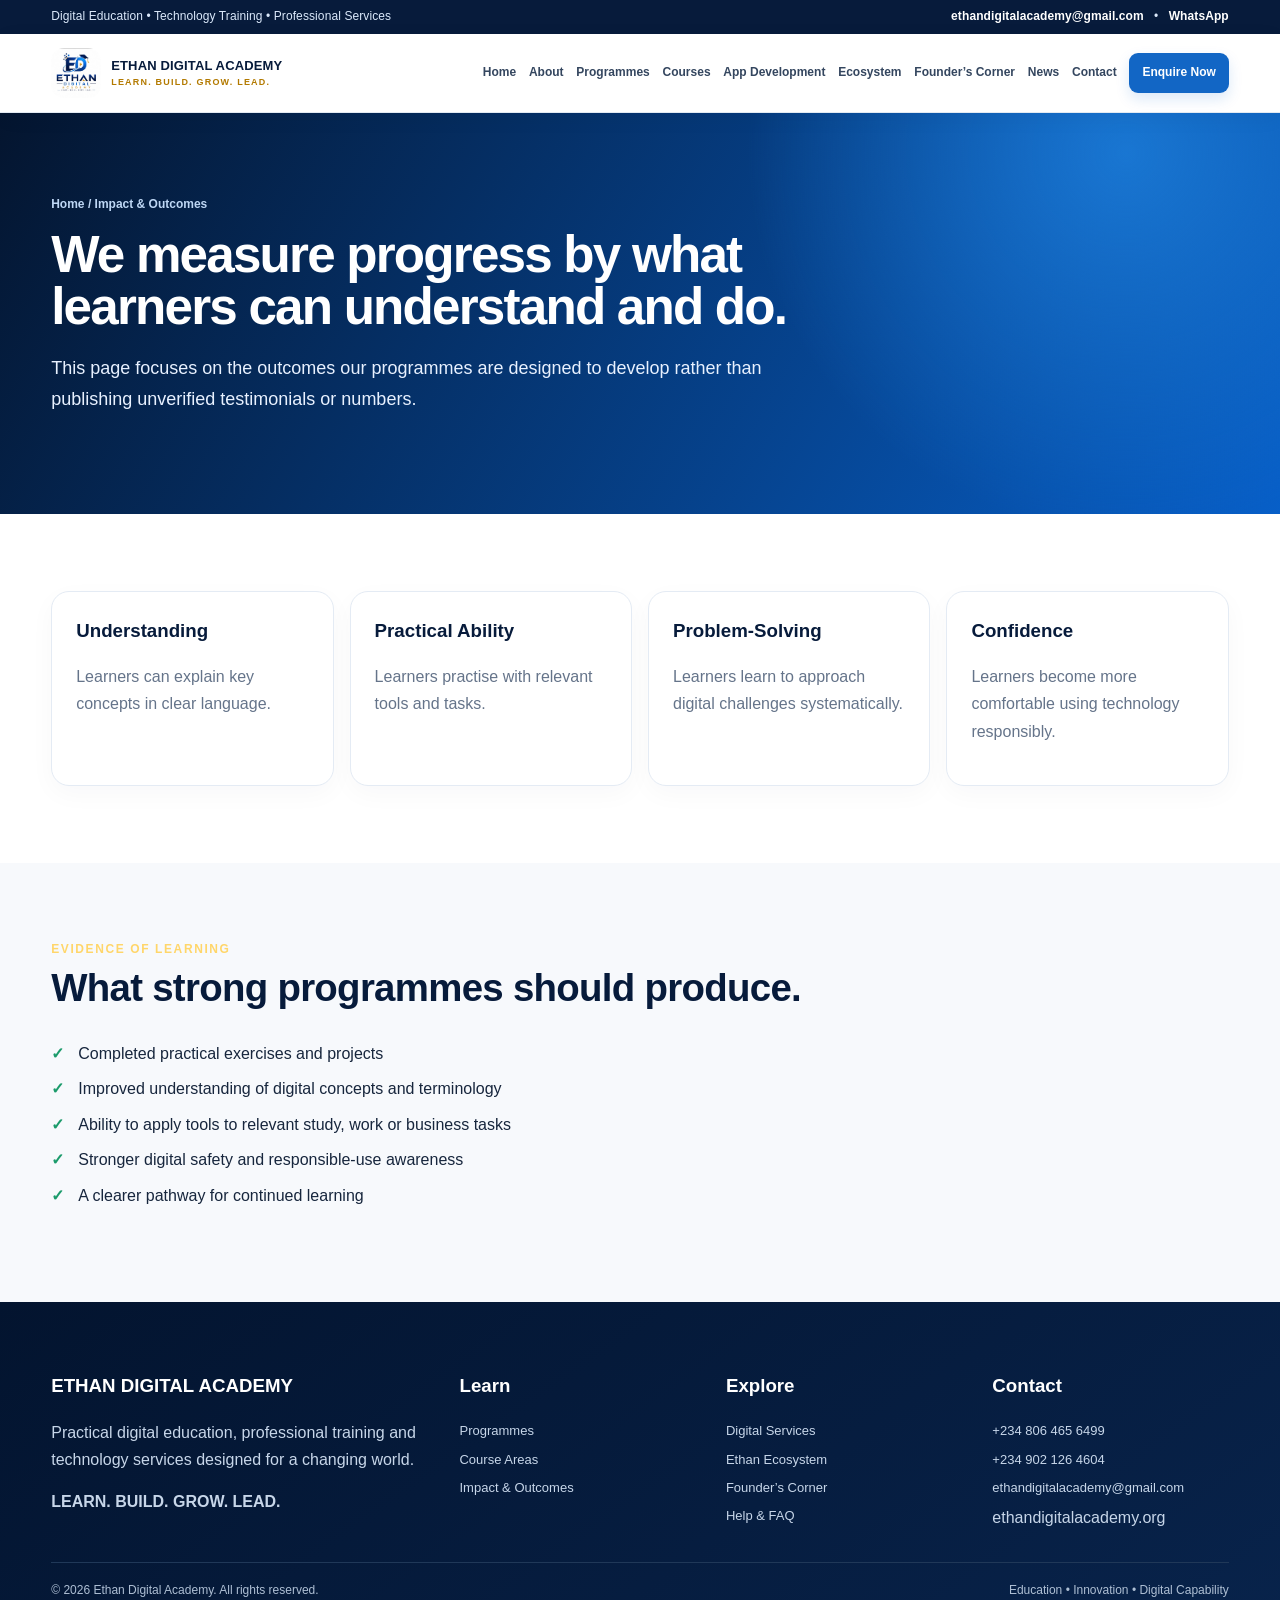
<file: success.html>
<!DOCTYPE html>
<html lang="en"><head><meta charset="utf-8"/><meta content="width=device-width,initial-scale=1" name="viewport"/><title>Learning Outcomes &amp; Student Projects | Ethan Digital Academy</title><meta name="description" content="Explore the practical skills, projects, problem-solving ability and digital confidence our programmes aim to develop in learners and professionals."/><link rel="canonical" href="https://www.ethandigitalacademy.org/success"/><meta property="og:title" content="Learning Outcomes &amp; Student Projects | Ethan Digital Academy"/><meta property="og:description" content="Explore the practical skills, projects, problem-solving ability and digital confidence our programmes aim to develop in learners and professionals."/><meta content="website" property="og:type"/><link href="assets/site.css" rel="stylesheet"/><meta name="robots" content="index,follow,max-image-preview:large,max-snippet:-1,max-video-preview:-1"/>
<meta property="og:url" content="https://www.ethandigitalacademy.org/success"/>
<meta property="og:site_name" content="Ethan Digital Academy"/>
<meta property="og:locale" content="en_NG"/>
<meta property="og:image" content="https://www.ethandigitalacademy.org/assets/logo.jpeg"/>
<meta property="og:image:alt" content="Ethan Digital Academy logo"/>
<meta name="twitter:card" content="summary_large_image"/>
<meta name="twitter:title" content="Learning Outcomes &amp; Student Projects | Ethan Digital Academy"/>
<meta name="twitter:description" content="Explore the practical skills, projects, problem-solving ability and digital confidence our programmes aim to develop in learners and professionals."/>
<meta name="twitter:image" content="https://www.ethandigitalacademy.org/assets/logo.jpeg"/>
</head><body><div class="topbar"><div class="container"><span>Digital Education • Technology Training • Professional Services</span><span><a href="mailto:ethandigitalacademy@gmail.com">ethandigitalacademy@gmail.com</a>   •   <a href="https://wa.me/2348064656499">WhatsApp</a></span></div></div><header><div class="container nav"><a class="brand" href="index.html"><img alt="Ethan Digital Academy logo" src="assets/logo.jpeg"/><b>ETHAN DIGITAL ACADEMY<span>LEARN. BUILD. GROW. LEAD.</span></b></a><button aria-expanded="false" aria-label="Open navigation" class="menu">☰</button><nav aria-label="Main navigation"><a href="index.html">Home</a><a href="about.html">About</a><a href="programmes.html">Programmes</a><a href="courses.html">Courses</a><a href="app-development">App Development</a><a href="ecosystem.html">Ecosystem</a><a href="founders-corner.html">Founder’s Corner</a><a href="news.html">News</a><a href="contact.html">Contact</a><a class="nav-cta" href="contact.html#enquiry">Enquire Now</a></nav></div></header><main><section class="pagehero"><div class="container"><div class="breadcrumb">Home / Impact &amp; Outcomes</div><h1>We measure progress by what learners can understand and do.</h1><p>This page focuses on the outcomes our programmes are designed to develop rather than publishing unverified testimonials or numbers.</p></div></section><section><div class="container"><div class="grid4"><div class="card"><h3>Understanding</h3><p>Learners can explain key concepts in clear language.</p></div><div class="card"><h3>Practical Ability</h3><p>Learners practise with relevant tools and tasks.</p></div><div class="card"><h3>Problem-Solving</h3><p>Learners learn to approach digital challenges systematically.</p></div><div class="card"><h3>Confidence</h3><p>Learners become more comfortable using technology responsibly.</p></div></div></div></section><section class="soft"><div class="container"><div class="section-head"><div class="eyebrow">Evidence of learning</div><h2>What strong programmes should produce.</h2></div><ul class="checklist"><li>Completed practical exercises and projects</li><li>Improved understanding of digital concepts and terminology</li><li>Ability to apply tools to relevant study, work or business tasks</li><li>Stronger digital safety and responsible-use awareness</li><li>A clearer pathway for continued learning</li></ul></div></section></main><footer><div class="container"><div class="foot"><div><h3>ETHAN DIGITAL ACADEMY</h3><p>Practical digital education, professional training and technology services designed for a changing world.</p><b>LEARN. BUILD. GROW. LEAD.</b></div><div><h3>Learn</h3><a href="programmes.html">Programmes</a><a href="courses.html">Course Areas</a><a href="success.html">Impact &amp; Outcomes</a></div><div><h3>Explore</h3><a href="digital-services.html">Digital Services</a><a href="ecosystem.html">Ethan Ecosystem</a><a href="founders-corner.html">Founder’s Corner</a><a href="faq.html">Help &amp; FAQ</a></div><div><h3>Contact</h3><a href="https://wa.me/2348064656499">+234 806 465 6499</a><a href="https://wa.me/2349021264604">+234 902 126 4604</a><a href="mailto:ethandigitalacademy@gmail.com">ethandigitalacademy@gmail.com</a><span>ethandigitalacademy.org</span></div></div><div class="copyright"><span>© 2026 Ethan Digital Academy. All rights reserved.</span><span>Education • Innovation • Digital Capability</span></div></div></footer><script src="assets/site.js"></script></body></html>
</file>
<file: assets/site.css>
:root{--navy:#061b3d;--navy2:#0b2f67;--blue:#0b67d1;--sky:#eaf4ff;--cyan:#20b8d8;--gold:#f5b82e;--ink:#14233b;--muted:#617087;--soft:#f6f9fd;--white:#fff;--line:#dfe8f2;--green:#1b9b6b}
*{box-sizing:border-box}html{scroll-behavior:smooth}body{margin:0;font-family:Inter,Segoe UI,Arial,sans-serif;color:var(--ink);line-height:1.65;background:#fff}a{text-decoration:none;color:inherit}.container{width:min(1180px,92%);margin:auto}
.topbar{background:var(--navy);color:#dbe9fb;font-size:12px}.topbar .container{display:flex;justify-content:space-between;gap:16px;padding:7px 0}.topbar a{color:#fff;font-weight:700}
header{position:sticky;top:0;z-index:50;background:rgba(255,255,255,.97);border-bottom:1px solid var(--line);backdrop-filter:blur(10px)}.nav{min-height:76px;display:flex;align-items:center;gap:20px}.brand{display:flex;align-items:center;gap:11px;margin-right:auto}.brand img{width:54px;height:54px;object-fit:contain;border-radius:11px}.brand b{color:var(--navy);font-size:14px;line-height:1.15}.brand span{display:block;color:#b37a00;font-size:9px;letter-spacing:1.2px;margin-top:3px}nav{display:flex;gap:16px;align-items:center}nav a{font-weight:750;font-size:12.5px;color:#334761;padding:27px 0;border-bottom:3px solid transparent}nav a:hover,nav a.active{color:var(--blue);border-color:var(--gold)}.nav-cta{background:var(--blue);color:#fff!important;padding:10px 14px!important;border-radius:9px;border:0!important}.menu{display:none;border:0;background:var(--navy);color:#fff;border-radius:9px;padding:9px 12px;font-size:20px}
.hero{background:radial-gradient(circle at 82% 18%,#167de8 0,transparent 30%),linear-gradient(120deg,#04152f,#082d62 65%,#075fc8);color:#fff;overflow:hidden}.hero .container{min-height:620px;display:grid;grid-template-columns:1.12fr .88fr;align-items:center;gap:52px}.eyebrow{color:#ffd66a;font-weight:900;letter-spacing:1.6px;font-size:12px;text-transform:uppercase}.hero h1,.pagehero h1{font-size:clamp(40px,5vw,68px);line-height:1.02;margin:14px 0 20px;letter-spacing:-1.8px}.hero p,.pagehero p{font-size:18px;color:#e8f1ff;max-width:720px}.buttons{display:flex;gap:11px;flex-wrap:wrap;margin-top:27px}.btn{display:inline-block;padding:12px 18px;border-radius:10px;background:var(--gold);color:#16233a;font-weight:850;border:1px solid var(--gold)}.btn.alt{background:transparent;color:#fff;border-color:#9bc5ef}.btn.blue{background:var(--blue);color:#fff;border-color:var(--blue)}.btn.light{background:#fff;color:var(--navy);border-color:#fff}.hero-panel{background:rgba(255,255,255,.1);border:1px solid rgba(255,255,255,.2);border-radius:24px;padding:24px;box-shadow:0 25px 70px #00132e66}.hero-panel img{width:92px;height:92px;object-fit:contain;border-radius:18px;background:#fff;padding:5px}.hero-panel h3{color:#fff;font-size:25px}.hero-stats{display:grid;grid-template-columns:1fr 1fr;gap:10px;margin-top:18px}.hero-stat{background:#ffffff10;border:1px solid #ffffff22;border-radius:13px;padding:14px}.hero-stat b{display:block;color:#ffd66a}.hero-stat span{font-size:12px;color:#dbe9fb}
.trust{border-bottom:1px solid var(--line);background:#fff}.trust .container{display:flex;justify-content:center;gap:12px;flex-wrap:wrap;padding:16px 0}.trust span{font-size:12px;font-weight:800;color:#4b607b;background:var(--soft);padding:7px 11px;border-radius:999px}
section{padding:74px 0}.soft{background:var(--soft)}.section-head{max-width:800px;margin-bottom:32px}.section-head h2,h2{font-size:clamp(29px,3vw,44px);line-height:1.1;margin:7px 0 15px;color:var(--navy);letter-spacing:-.7px}.section-head p,.muted{color:var(--muted);font-size:16px}.grid{display:grid;grid-template-columns:repeat(3,1fr);gap:18px}.grid4{display:grid;grid-template-columns:repeat(4,1fr);gap:16px}.card{background:#fff;border:1px solid var(--line);border-radius:18px;padding:24px;box-shadow:0 8px 26px #061b3d0b}.card:hover{transform:translateY(-2px);box-shadow:0 16px 36px #061b3d14;transition:.2s}.card h3{color:var(--navy);margin:0 0 7px}.card p{color:var(--muted)}.icon{width:44px;height:44px;border-radius:12px;display:grid;place-items:center;background:var(--sky);color:var(--blue);font-weight:900;margin-bottom:16px}.tag{display:inline-block;background:#eef6ff;color:#0757af;font-size:11px;font-weight:900;padding:5px 9px;border-radius:999px;margin-bottom:10px}.textlink{color:var(--blue);font-weight:850;font-size:13px}
.pagehero{padding:74px 0;background:linear-gradient(120deg,#04152f,#075fc8);color:#fff}.pagehero h1{font-size:clamp(38px,4vw,56px)}.breadcrumb{font-size:12px;color:#bed7f5;font-weight:800}.band{background:var(--navy);color:#fff}.band h2{color:#fff}.twocol{display:grid;grid-template-columns:1fr 1fr;gap:42px;align-items:center}.founder{width:100%;border-radius:22px;box-shadow:0 18px 45px #061b3d25}.quote{border-left:5px solid var(--gold);padding:20px 24px;background:#f8fafc;font-size:18px;font-weight:650}.checklist{list-style:none;padding:0;margin:16px 0}.checklist li{margin:9px 0;padding-left:27px;position:relative}.checklist li:before{content:'✓';position:absolute;left:0;color:var(--green);font-weight:900}.steps{counter-reset:step}.step{position:relative;padding-left:64px;margin:25px 0}.step:before{counter-increment:step;content:counter(step);position:absolute;left:0;top:0;width:44px;height:44px;border-radius:13px;background:var(--blue);color:#fff;display:grid;place-items:center;font-weight:900}.step h3{margin:0;color:var(--navy)}
.eco{display:grid;grid-template-columns:repeat(4,1fr);gap:15px}.eco a{background:#fff;border:1px solid var(--line);border-radius:16px;padding:18px;display:block}.eco b{display:block;color:var(--navy)}.eco small{color:var(--muted)}
.coursebar{display:flex;gap:10px;flex-wrap:wrap;margin:0 0 25px}.coursebar button{border:1px solid var(--line);background:#fff;padding:8px 12px;border-radius:999px;font-weight:800;cursor:pointer}.coursebar button.active{background:var(--navy);color:#fff}.course[data-hidden='true']{display:none}
form{display:grid;grid-template-columns:1fr 1fr;gap:14px}.full{grid-column:1/-1}label{font-size:12px;font-weight:850;color:#40526a}input,select,textarea{width:100%;padding:13px;border:1px solid #cbd7e5;border-radius:10px;font:inherit;background:#fff}textarea{min-height:135px}.formmsg{grid-column:1/-1;font-weight:750;color:var(--green)}.contactbox{background:var(--sky);border-radius:18px;padding:24px}.contactbox a{color:var(--blue);font-weight:850}.faq{border-bottom:1px solid var(--line);padding:17px 0}.faq summary{font-weight:850;color:var(--navy);cursor:pointer}.faq p{color:var(--muted)}
footer{background:#03142f;color:#c7d6e9;padding:50px 0 22px}.foot{display:grid;grid-template-columns:1.6fr 1fr 1fr 1fr;gap:30px}.foot h3{color:#fff}.foot a{display:block;margin:7px 0;font-size:13px}.copyright{border-top:1px solid #203858;margin-top:28px;padding-top:18px;font-size:12px;display:flex;justify-content:space-between;gap:15px;flex-wrap:wrap}
@media(max-width:980px){.menu{display:block}nav{display:none;position:absolute;left:0;right:0;top:76px;background:#fff;padding:15px 4%;flex-direction:column;align-items:stretch;border-bottom:1px solid var(--line);max-height:75vh;overflow:auto}nav.open{display:flex}nav a{padding:8px}.hero .container,.twocol{grid-template-columns:1fr}.hero .container{padding:65px 0}.hero-panel{display:none}.grid4,.eco{grid-template-columns:repeat(2,1fr)}.foot{grid-template-columns:1fr 1fr}.topbar{display:none}}
@media(max-width:650px){.grid,.grid4,.eco{grid-template-columns:1fr}form{grid-template-columns:1fr}.full{grid-column:auto}.brand b{font-size:11px}.brand img{width:46px;height:46px}section{padding:52px 0}.foot{grid-template-columns:1fr}.hero h1{font-size:42px}.copyright{display:block}.hero-stats{grid-template-columns:1fr}}

/* Homepage hero: African youth image on the left, existing message on the right. */
.hero .container{min-height:620px;grid-template-columns:.92fr 1.08fr;gap:58px;padding-top:54px;padding-bottom:54px}
.hero-photo{height:490px;min-height:0;overflow:hidden;border-radius:28px;border:1px solid rgba(255,255,255,.28);box-shadow:0 28px 75px #00132e88;background:#fff}
.hero-photo img{display:block;width:100%;height:100%;object-fit:cover;object-position:center 42%}
.hero-copy{max-width:650px;padding:24px 0}
.hero-copy h1{max-width:680px}
.hero-promise{display:flex;gap:10px;flex-wrap:wrap;margin-top:30px}
.hero-promise span{border:1px solid #ffffff45;background:#ffffff12;color:#fff;border-radius:999px;padding:7px 13px;font-size:11px;font-weight:900;letter-spacing:1.1px}
@media(max-width:980px){.hero .container{grid-template-columns:1fr;gap:30px;padding-top:42px;padding-bottom:50px}.hero-photo{height:clamp(250px,58vw,430px);max-width:680px;width:100%;margin:auto}.hero-copy{max-width:760px;margin:auto}.hero-copy h1{font-size:clamp(38px,7vw,56px)}}
@media(max-width:650px){.hero-photo{height:270px;border-radius:20px}.hero-copy{padding:0}.hero-copy h1{font-size:40px}}


/* ETHAN DIGITAL ACADEMY — unified UI/UX refinement */
:root{--navy:#071b3b;--navy2:#0b2f67;--blue:#1266c5;--sky:#edf5ff;--gold:#f4b82e;--ink:#17263d;--muted:#65748a;--line:#e3eaf2;--soft:#f7f9fc}
html{scroll-padding-top:100px}
body{font-family:Inter,"Segoe UI",Arial,sans-serif;color:var(--ink);-webkit-font-smoothing:antialiased}
.container{width:min(1200px,92%);margin-inline:auto}
.topbar{font-size:12px;letter-spacing:.1px}
header{box-shadow:0 5px 22px #071b3b0a}
.nav{min-height:78px;gap:18px}
.brand{flex:0 0 auto;gap:10px}
.brand img{width:50px;height:50px;border-radius:13px}
.brand b{font-size:13px;letter-spacing:.15px}
nav{gap:clamp(8px,1vw,14px);flex-wrap:nowrap;white-space:nowrap}
nav a{font-size:12px;font-weight:750;padding:27px 0 24px;color:#34465f;transition:color .18s,border-color .18s}
nav a:hover,nav a.active{color:var(--blue)}
nav a:focus-visible,.btn:focus-visible,button:focus-visible,a:focus-visible,input:focus-visible,select:focus-visible,textarea:focus-visible{outline:3px solid #75baff;outline-offset:3px}
nav .nav-cta{padding:10px 13px!important;border-radius:9px;box-shadow:0 6px 14px #0b67d126}
section{padding:clamp(52px,6vw,78px) 0}
.pagehero{padding:clamp(54px,7vw,82px) 0;background-image:radial-gradient(circle at 88% 10%,#1976d2 0,transparent 32%),linear-gradient(120deg,#04152f,#075fc8)}
.pagehero h1{max-width:900px;text-wrap:balance}
.pagehero p{max-width:760px;line-height:1.7}
.hero h1,.section-head h2,h2{text-wrap:balance}
.hero p,.card p,.section-head p{line-height:1.72}
.card{border-radius:18px;border-color:#e4ebf4;box-shadow:0 8px 26px #071b3b08;transition:transform .2s ease,box-shadow .2s ease,border-color .2s ease}
.card:hover{transform:translateY(-4px);border-color:#c9dcf3;box-shadow:0 16px 34px #071b3b12}
.icon{border-radius:13px}
.btn{border-radius:10px;transition:transform .18s,box-shadow .18s,background .18s}
.btn:hover{transform:translateY(-2px);box-shadow:0 9px 22px #001c3a20}
.btn.blue{background:var(--blue)}
input,select,textarea{border-color:#ccd7e5;border-radius:11px;min-height:46px}
textarea{min-height:140px}
label{display:block;margin-bottom:5px}
.coursebar{gap:9px}
.coursebar button{padding:9px 14px;color:#40536e;transition:all .18s}
.coursebar button.active{background:var(--navy);border-color:var(--navy);box-shadow:0 5px 14px #071b3b20}
.faq{padding:18px 20px;border:1px solid var(--line);border-radius:13px;margin:12px 0;background:#fff}
.faq summary{list-style:none;position:relative;padding-right:30px}
.faq summary::-webkit-details-marker{display:none}
.faq summary:after{content:"+";position:absolute;right:0;top:-3px;font-size:22px;color:var(--blue)}
.faq[open] summary:after{content:"−"}
.faq p{margin-bottom:2px}
footer{background:linear-gradient(145deg,#03142f,#08234b)}
.foot a{color:#c7d6e9;transition:color .15s}
.foot a:hover{color:#fff}
.copyright{color:#aebfd4}
img{max-width:100%}
@media(max-width:1120px) and (min-width:981px){
 .nav{gap:12px}.brand img{width:44px;height:44px}.brand b{font-size:11px}
 nav{gap:9px}nav a{font-size:11px}
}
@media(max-width:980px){
 .nav{min-height:72px}
 nav{display:none;position:absolute;left:0;right:0;top:72px;background:#fff;padding:14px 4% 20px;flex-direction:column;align-items:stretch;gap:2px;border-bottom:1px solid var(--line);box-shadow:0 18px 28px #071b3b18;max-height:calc(100vh - 72px);overflow:auto;white-space:normal}
 nav.open{display:flex}
 nav a{padding:12px 13px;border:0;border-radius:9px;font-size:14px}
 nav a:hover,nav a.active{background:#edf5ff;border:0}
 nav .nav-cta{text-align:center;margin-top:7px;padding:12px!important}
 .menu{display:grid;place-items:center;width:44px;height:44px;font-size:21px;cursor:pointer}
}
@media(max-width:600px){
 .container{width:min(100% - 32px,1200px)}
 .brand b{font-size:11px}.brand span{font-size:8px}
 .brand img{width:44px;height:44px}
 .hero .container{gap:24px}
 .hero h1{font-size:clamp(36px,10vw,44px);letter-spacing:-1.2px}
 .pagehero h1{font-size:clamp(34px,9vw,44px);letter-spacing:-1px}
 .buttons{gap:9px}.buttons .btn{width:100%;text-align:center}
 .grid,.grid4,.eco{gap:13px}
 .card{padding:20px}
 .trust .container{justify-content:flex-start}
 .copyright{line-height:1.8}
}
@media(prefers-reduced-motion:reduce){*,*::before,*::after{scroll-behavior:auto!important;transition:none!important;animation:none!important}}
</file>
